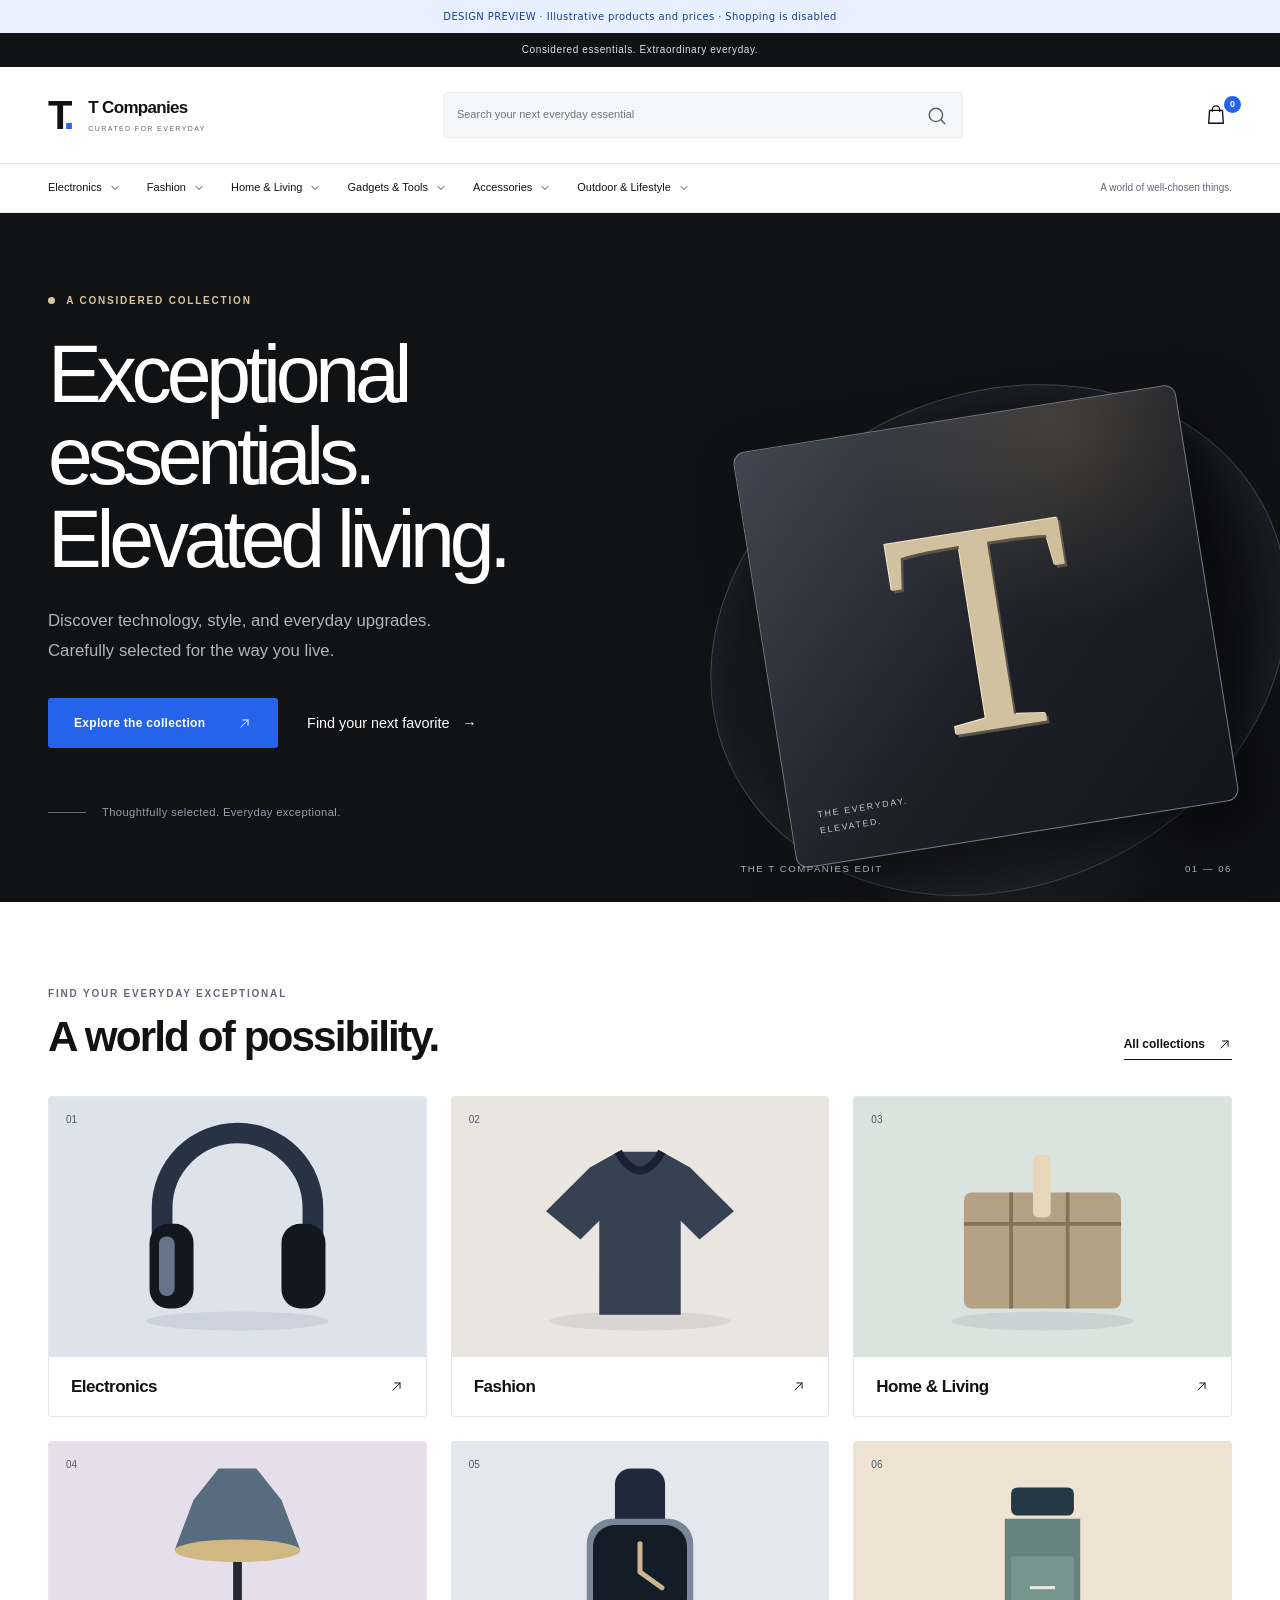
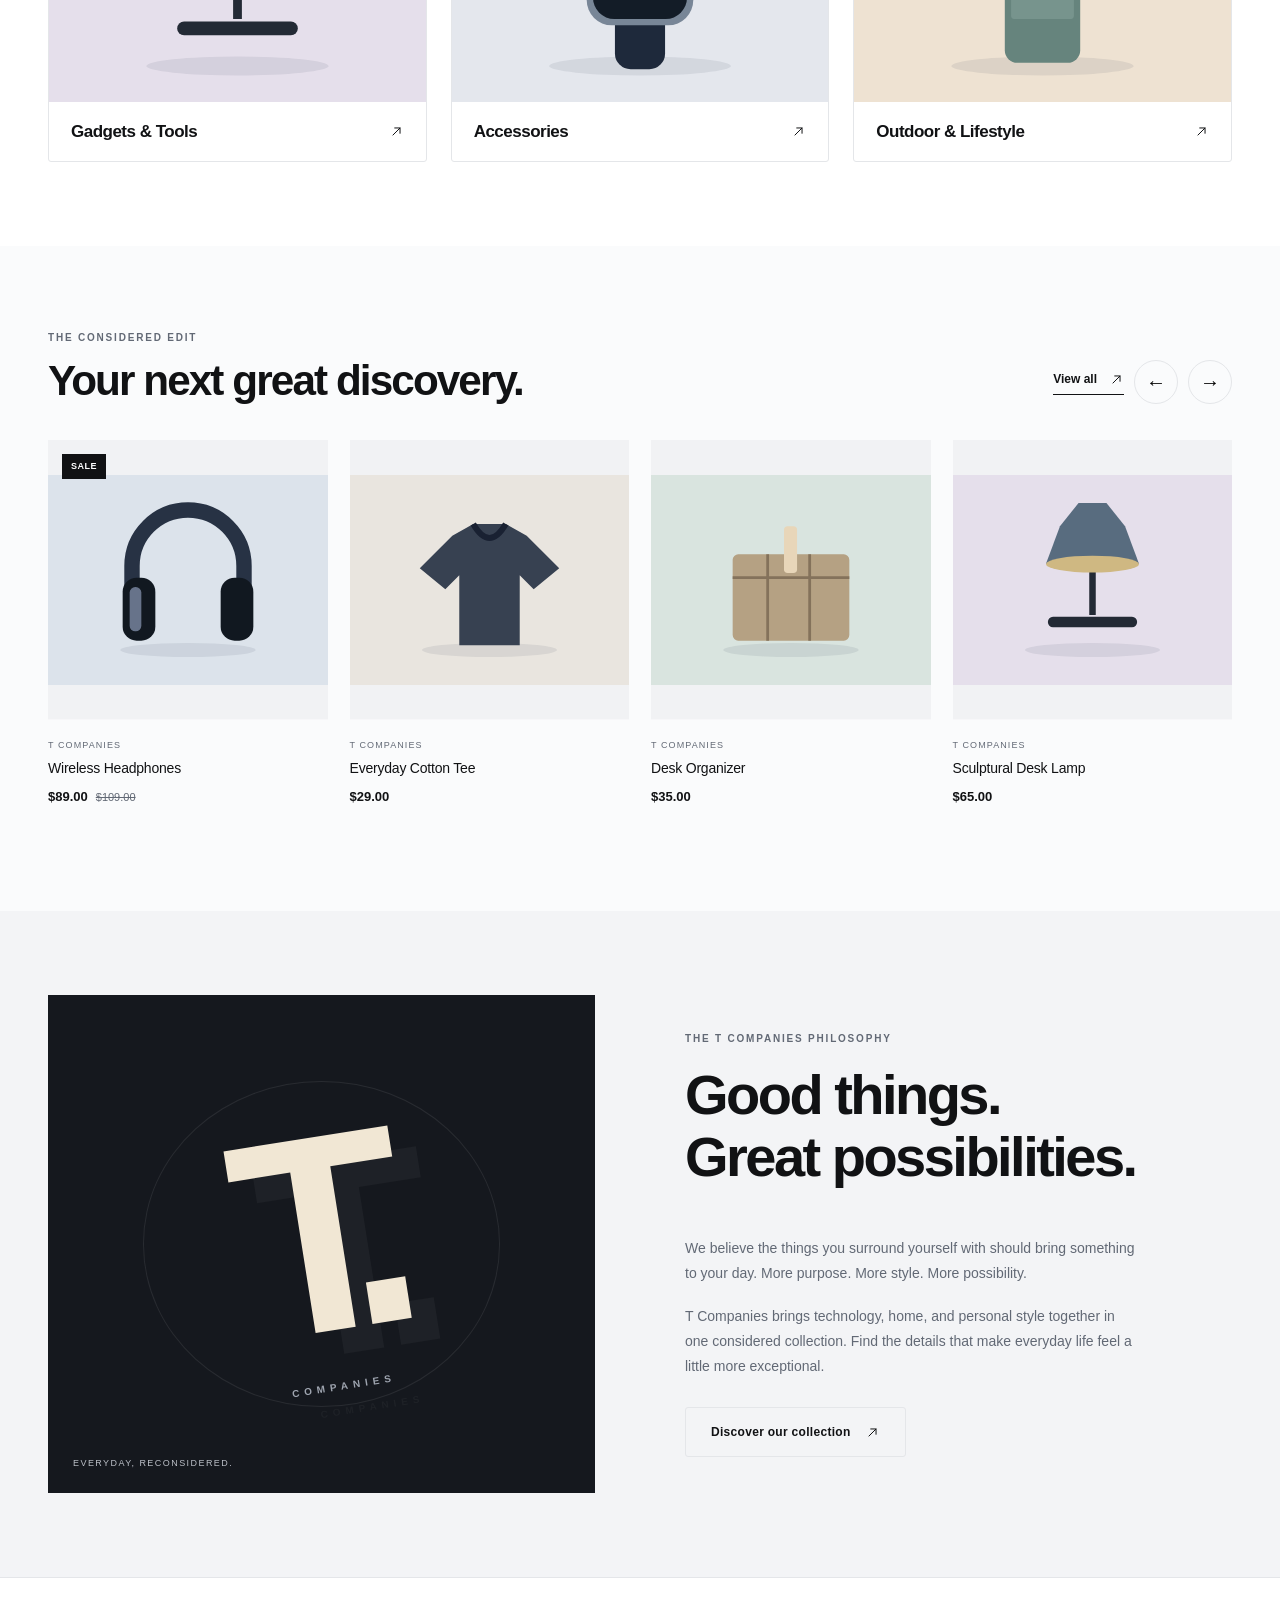
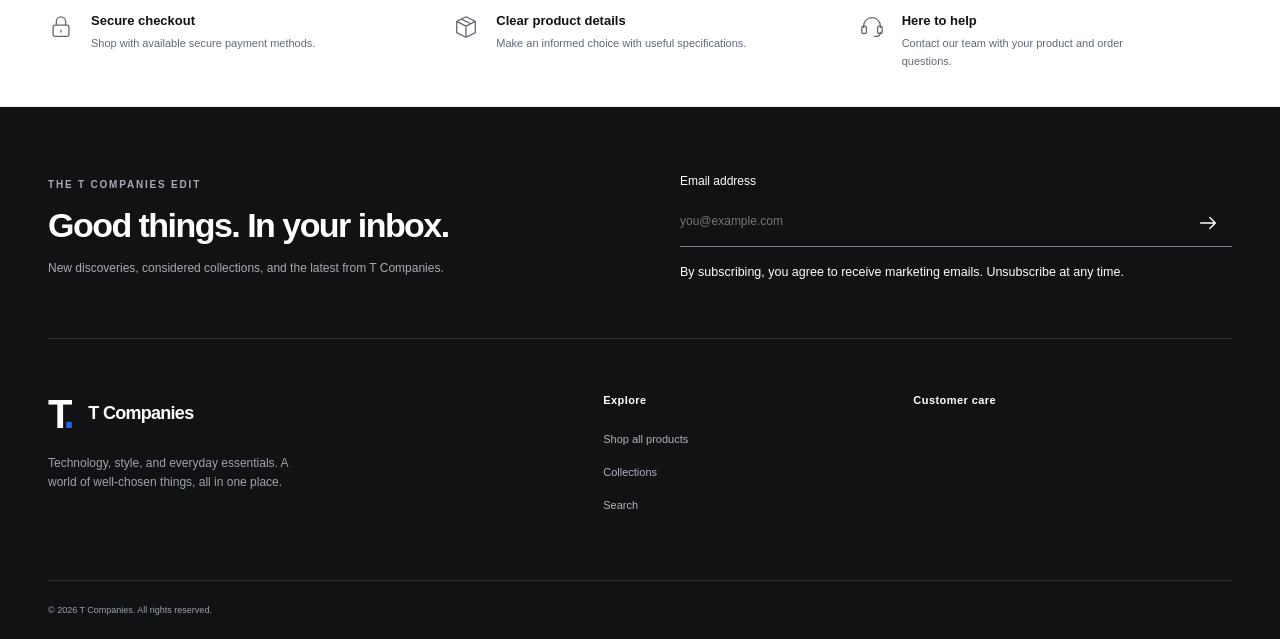
<file: t-companies-kit/preview/index.html>
<!doctype html><html lang="en"><head><meta charset="utf-8"><meta name="viewport" content="width=device-width,initial-scale=1"><title>T Companies — Design Preview</title><link rel="stylesheet" href="assets/theme.css"><style>.preview-banner{background:#e8efff;color:#17418d;padding:9px 16px;text-align:center;font:10px/1.5 system-ui;letter-spacing:.04em}.preview-notice{font:12px/1.6 system-ui;padding:15px;color:#626975}</style><script src="assets/theme.js" defer></script></head><body><aside class="preview-banner">DESIGN PREVIEW · Illustrative products and prices · Shopping is disabled</aside><div id="shopify-section-announcement-bar" class="shopify-section">
  <div class="announcement-bar">
    <div class="page-width announcement-bar__inner">
      <span>Considered essentials. Extraordinary everyday.</span>

    </div>
  </div>


</div><div id="shopify-section-header" class="shopify-section"><header class="site-header">
  <div class="page-width header-main">
    <a class="brand" href="index.html" aria-label="T Companies home">
      <span class="brand__monogram" aria-hidden="true">T<span>.</span></span><span class="brand__wordmark">T Companies<small>CURATED FOR EVERYDAY</small></span>
    </a>
    <form class="header-search" action="collection.html" method="get" role="search">
      <label class="visually-hidden" for="HeaderSearch">Search products</label>
      <input id="HeaderSearch" type="search" name="q" value="" placeholder="Search your next everyday essential" autocomplete="off">
      <input type="hidden" name="type" value="product">
      <button type="submit" aria-label="Search"><svg class="icon" width="22" height="22" viewBox="0 0 24 24" fill="none" stroke="currentColor" stroke-width="1.5" stroke-linecap="round" stroke-linejoin="round" aria-hidden="true" focusable="false">
  <circle cx="10.8" cy="10.8" r="7.3"/><path d="m16.2 16.2 4.3 4.3"/>

</svg>
</button>
    </form>
    <div class="header-actions">

      <a class="cart-link" href="cart.html" aria-label="Bag, 0 items"><svg class="icon" width="22" height="22" viewBox="0 0 24 24" fill="none" stroke="currentColor" stroke-width="1.5" stroke-linecap="round" stroke-linejoin="round" aria-hidden="true" focusable="false">
  <path d="M5 7h14l1 14H4L5 7Z"/><path d="M8 8V6a4 4 0 0 1 8 0v2"/>

</svg>
<span class="cart-count">0</span></a>
    </div>
  </div>
  <div class="header-nav-wrap">
    <div class="page-width header-nav-inner">
      <details class="mobile-menu">
        <summary><svg class="icon" width="22" height="22" viewBox="0 0 24 24" fill="none" stroke="currentColor" stroke-width="1.5" stroke-linecap="round" stroke-linejoin="round" aria-hidden="true" focusable="false">
  <path d="M4 6h16M4 12h16M4 18h16"/>

</svg>
 Shop departments</summary>
        <nav aria-label="Mobile navigation"><ul class="mobile-nav-list">


      <li>

          <details class="nav-dropdown">
            <summary>Electronics <svg class="icon" width="22" height="22" viewBox="0 0 24 24" fill="none" stroke="currentColor" stroke-width="1.5" stroke-linecap="round" stroke-linejoin="round" aria-hidden="true" focusable="false">
  <path d="m6 9 6 6 6-6"/>

</svg>
</summary>
            <div class="nav-dropdown__panel">
              <a class="nav-dropdown__all" href="collection.html">Shop all Electronics →</a>
              <ul><li><a href="collection.html">Audio</a></li><li><a href="collection.html">Shop all</a></li></ul>
            </div>
          </details>

      </li>

      <li>

          <details class="nav-dropdown">
            <summary>Fashion <svg class="icon" width="22" height="22" viewBox="0 0 24 24" fill="none" stroke="currentColor" stroke-width="1.5" stroke-linecap="round" stroke-linejoin="round" aria-hidden="true" focusable="false">
  <path d="m6 9 6 6 6-6"/>

</svg>
</summary>
            <div class="nav-dropdown__panel">
              <a class="nav-dropdown__all" href="collection.html">Shop all Fashion →</a>
              <ul><li><a href="collection.html">Clothing</a></li><li><a href="collection.html">Shop all</a></li></ul>
            </div>
          </details>

      </li>

      <li>

          <details class="nav-dropdown">
            <summary>Home &amp; Living <svg class="icon" width="22" height="22" viewBox="0 0 24 24" fill="none" stroke="currentColor" stroke-width="1.5" stroke-linecap="round" stroke-linejoin="round" aria-hidden="true" focusable="false">
  <path d="m6 9 6 6 6-6"/>

</svg>
</summary>
            <div class="nav-dropdown__panel">
              <a class="nav-dropdown__all" href="collection.html">Shop all Home &amp; Living →</a>
              <ul><li><a href="collection.html">Organization</a></li><li><a href="collection.html">Shop all</a></li></ul>
            </div>
          </details>

      </li>

      <li>

          <details class="nav-dropdown">
            <summary>Gadgets &amp; Tools <svg class="icon" width="22" height="22" viewBox="0 0 24 24" fill="none" stroke="currentColor" stroke-width="1.5" stroke-linecap="round" stroke-linejoin="round" aria-hidden="true" focusable="false">
  <path d="m6 9 6 6 6-6"/>

</svg>
</summary>
            <div class="nav-dropdown__panel">
              <a class="nav-dropdown__all" href="collection.html">Shop all Gadgets &amp; Tools →</a>
              <ul><li><a href="collection.html">Lighting</a></li><li><a href="collection.html">Shop all</a></li></ul>
            </div>
          </details>

      </li>

      <li>

          <details class="nav-dropdown">
            <summary>Accessories <svg class="icon" width="22" height="22" viewBox="0 0 24 24" fill="none" stroke="currentColor" stroke-width="1.5" stroke-linecap="round" stroke-linejoin="round" aria-hidden="true" focusable="false">
  <path d="m6 9 6 6 6-6"/>

</svg>
</summary>
            <div class="nav-dropdown__panel">
              <a class="nav-dropdown__all" href="collection.html">Shop all Accessories →</a>
              <ul><li><a href="collection.html">Watches</a></li><li><a href="collection.html">Shop all</a></li></ul>
            </div>
          </details>

      </li>

      <li>

          <details class="nav-dropdown">
            <summary>Outdoor &amp; Lifestyle <svg class="icon" width="22" height="22" viewBox="0 0 24 24" fill="none" stroke="currentColor" stroke-width="1.5" stroke-linecap="round" stroke-linejoin="round" aria-hidden="true" focusable="false">
  <path d="m6 9 6 6 6-6"/>

</svg>
</summary>
            <div class="nav-dropdown__panel">
              <a class="nav-dropdown__all" href="collection.html">Shop all Outdoor &amp; Lifestyle →</a>
              <ul><li><a href="collection.html">Outdoor</a></li><li><a href="collection.html">Shop all</a></li></ul>
            </div>
          </details>

      </li>


</ul>
</nav>
      </details>
      <nav class="desktop-nav" aria-label="Main navigation"><ul class="nav-list">


      <li>

          <details class="nav-dropdown">
            <summary>Electronics <svg class="icon" width="22" height="22" viewBox="0 0 24 24" fill="none" stroke="currentColor" stroke-width="1.5" stroke-linecap="round" stroke-linejoin="round" aria-hidden="true" focusable="false">
  <path d="m6 9 6 6 6-6"/>

</svg>
</summary>
            <div class="nav-dropdown__panel">
              <a class="nav-dropdown__all" href="collection.html">Shop all Electronics →</a>
              <ul><li><a href="collection.html">Audio</a></li><li><a href="collection.html">Shop all</a></li></ul>
            </div>
          </details>

      </li>

      <li>

          <details class="nav-dropdown">
            <summary>Fashion <svg class="icon" width="22" height="22" viewBox="0 0 24 24" fill="none" stroke="currentColor" stroke-width="1.5" stroke-linecap="round" stroke-linejoin="round" aria-hidden="true" focusable="false">
  <path d="m6 9 6 6 6-6"/>

</svg>
</summary>
            <div class="nav-dropdown__panel">
              <a class="nav-dropdown__all" href="collection.html">Shop all Fashion →</a>
              <ul><li><a href="collection.html">Clothing</a></li><li><a href="collection.html">Shop all</a></li></ul>
            </div>
          </details>

      </li>

      <li>

          <details class="nav-dropdown">
            <summary>Home &amp; Living <svg class="icon" width="22" height="22" viewBox="0 0 24 24" fill="none" stroke="currentColor" stroke-width="1.5" stroke-linecap="round" stroke-linejoin="round" aria-hidden="true" focusable="false">
  <path d="m6 9 6 6 6-6"/>

</svg>
</summary>
            <div class="nav-dropdown__panel">
              <a class="nav-dropdown__all" href="collection.html">Shop all Home &amp; Living →</a>
              <ul><li><a href="collection.html">Organization</a></li><li><a href="collection.html">Shop all</a></li></ul>
            </div>
          </details>

      </li>

      <li>

          <details class="nav-dropdown">
            <summary>Gadgets &amp; Tools <svg class="icon" width="22" height="22" viewBox="0 0 24 24" fill="none" stroke="currentColor" stroke-width="1.5" stroke-linecap="round" stroke-linejoin="round" aria-hidden="true" focusable="false">
  <path d="m6 9 6 6 6-6"/>

</svg>
</summary>
            <div class="nav-dropdown__panel">
              <a class="nav-dropdown__all" href="collection.html">Shop all Gadgets &amp; Tools →</a>
              <ul><li><a href="collection.html">Lighting</a></li><li><a href="collection.html">Shop all</a></li></ul>
            </div>
          </details>

      </li>

      <li>

          <details class="nav-dropdown">
            <summary>Accessories <svg class="icon" width="22" height="22" viewBox="0 0 24 24" fill="none" stroke="currentColor" stroke-width="1.5" stroke-linecap="round" stroke-linejoin="round" aria-hidden="true" focusable="false">
  <path d="m6 9 6 6 6-6"/>

</svg>
</summary>
            <div class="nav-dropdown__panel">
              <a class="nav-dropdown__all" href="collection.html">Shop all Accessories →</a>
              <ul><li><a href="collection.html">Watches</a></li><li><a href="collection.html">Shop all</a></li></ul>
            </div>
          </details>

      </li>

      <li>

          <details class="nav-dropdown">
            <summary>Outdoor &amp; Lifestyle <svg class="icon" width="22" height="22" viewBox="0 0 24 24" fill="none" stroke="currentColor" stroke-width="1.5" stroke-linecap="round" stroke-linejoin="round" aria-hidden="true" focusable="false">
  <path d="m6 9 6 6 6-6"/>

</svg>
</summary>
            <div class="nav-dropdown__panel">
              <a class="nav-dropdown__all" href="collection.html">Shop all Outdoor &amp; Lifestyle →</a>
              <ul><li><a href="collection.html">Outdoor</a></li><li><a href="collection.html">Shop all</a></li></ul>
            </div>
          </details>

      </li>


</ul>
</nav>
      <span class="header-caption">A world of well-chosen things.</span>
    </div>
  </div>
</header>

</div><main id="MainContent"><div id="shopify-section-hero" class="shopify-section"><section class="hero" aria-labelledby="hero-title-hero">
  <div class="page-width hero__inner">
    <div class="hero__copy">
      <p class="eyebrow hero__eyebrow"><span></span>A considered collection</p>
      <h1 id="hero-title-hero">Exceptional essentials.<br />
Elevated living.</h1>
      <div class="hero__text"><p>Discover technology, style, and everyday upgrades. Carefully selected for the way you live.</p></div>
      <div class="hero__actions">
        <a class="button" href="collection.html">Explore the collection <span class="diagonal-arrow" aria-hidden="true"><svg class="icon" width="22" height="22" viewBox="0 0 24 24" fill="none" stroke="currentColor" stroke-width="1.5" stroke-linecap="round" stroke-linejoin="round" aria-hidden="true" focusable="false">
  <path d="M4 12h16m-6-6 6 6-6 6"/>

</svg>
</span></a>
        <a class="hero__secondary" href="collection.html">Find your next favorite <span aria-hidden="true">→</span></a>
      </div>
      <div class="hero__signature"><span class="hero__signature-line"></span><span>Thoughtfully selected. Everyday exceptional.</span></div>
    </div>
    <div class="hero__visual">

        <div class="hero__orb" aria-hidden="true"></div>
        <div class="hero__art" aria-hidden="true"><span class="hero__art-word">T</span><span class="hero__art-caption">THE EVERYDAY.<br>ELEVATED.</span></div>
        <div class="hero__visual-caption"><span>THE T COMPANIES EDIT</span><span>01 — 06</span></div>

    </div>
  </div>
</section>
<style>
  #shopify-section-hero .hero{background:#111214;color:#fff;overflow:hidden;position:relative}
  #shopify-section-hero .hero__inner{display:grid;grid-template-columns:1.08fr 1fr;min-height:640px;align-items:center;gap:3rem}
  #shopify-section-hero .hero__copy{padding:5rem 0;position:relative;z-index:1}
  #shopify-section-hero .hero__eyebrow{display:flex;align-items:center;gap:.7rem;color:#d9c4a0}
  #shopify-section-hero .hero__eyebrow>span{width:7px;height:7px;border-radius:50%;background:#d9c4a0}
  #shopify-section-hero .hero h1{color:#fff;font-size:clamp(3rem,6.3vw,6.3rem);font-weight:500;line-height:1.02;letter-spacing:-.065em;max-width:750px;margin:1.6rem 0}
  #shopify-section-hero .hero__text{max-width:420px;color:#b2b4bb;font-size:1.05rem;line-height:1.8}
  #shopify-section-hero .hero__actions{display:flex;flex-wrap:wrap;align-items:center;gap:1.8rem;margin-top:2rem}
  #shopify-section-hero .hero__actions .button{gap:2rem}
  #shopify-section-hero .hero__secondary{color:#fff;text-decoration:none;font-size:.9rem;display:flex;gap:.8rem;align-items:center}
  #shopify-section-hero .hero__secondary:hover{text-decoration:underline;text-underline-offset:5px}
  #shopify-section-hero .hero__signature{display:flex;align-items:center;gap:1rem;font-size:.7rem;letter-spacing:.035em;color:#999da7;margin-top:3.5rem}
  #shopify-section-hero .hero__signature-line{height:1px;width:38px;background:#646772}
  #shopify-section-hero .hero__visual{height:540px;position:relative;align-self:end;isolation:isolate;background:radial-gradient(ellipse at 55% 60%,#363943 0,transparent 60%)}
  #shopify-section-hero .hero__orb{position:absolute;inset:2rem -4rem 1rem 1rem;border:1px solid #444752;border-radius:50%;transform:rotate(-25deg);box-shadow:inset 0 0 80px #252831}
  #shopify-section-hero .hero__art{position:absolute;left:14%;right:4%;top:10%;bottom:12%;border:1px solid #747885;border-radius:12px;background:linear-gradient(135deg,#424650,#1d2027 55%,#14161b);box-shadow:20px 30px 55px #0008;transform:rotate(-9deg);display:flex;align-items:center;justify-content:center;overflow:hidden}
  #shopify-section-hero .hero__art:before{content:'';position:absolute;width:430px;height:430px;background:radial-gradient(circle,#b89a6030,transparent 65%);top:-190px;right:-100px}
  #shopify-section-hero .hero__art-word{font-family:Georgia,serif;font-size:19rem;line-height:1;color:#d2c1a0;text-shadow:2px 3px 0 #5a5247,-1px -1px 0 #f6e8cb}
  #shopify-section-hero .hero__art-caption{position:absolute;left:1.7rem;bottom:1.6rem;font-size:.55rem;line-height:1.8;letter-spacing:.2em;color:#c4c7ce}
  #shopify-section-hero .hero__visual-caption{position:absolute;bottom:1.6rem;left:10%;right:0;display:flex;justify-content:space-between;font-size:.6rem;letter-spacing:.16em;color:#a9adb7}
  #shopify-section-hero .hero__visual--image{align-self:stretch;height:auto;min-height:540px}
  #shopify-section-hero .hero__image{width:100%;height:100%;object-fit:cover}
  @media(max-width:989px){#shopify-section-hero .hero__inner{min-height:0;gap:0;grid-template-columns:1fr 1fr}#shopify-section-hero .hero__visual{height:420px}#shopify-section-hero .hero__art-word{font-size:13rem}#shopify-section-hero .hero__copy{padding:4rem 0}#shopify-section-hero .hero__signature{margin-top:2rem}#shopify-section-hero .hero__visual--image{min-height:420px}}
  @media(max-width:699px){#shopify-section-hero .hero__inner{grid-template-columns:1fr}#shopify-section-hero .hero__copy{padding:3.5rem 0 1.5rem}#shopify-section-hero .hero h1{font-size:clamp(3.3rem,13vw,5rem)}#shopify-section-hero .hero__visual{height:340px;max-width:450px;width:100%;justify-self:center}#shopify-section-hero .hero__orb{inset:1rem 0}#shopify-section-hero .hero__art{left:16%;right:12%;top:7%;bottom:17%}#shopify-section-hero .hero__art-word{font-size:12rem}#shopify-section-hero .hero__visual--image{min-height:320px;margin-top:1rem}#shopify-section-hero .hero__visual-caption{left:5%;right:5%}}
</style>

</div><div id="shopify-section-departments" class="shopify-section"><section class="section" aria-labelledby="collections-title-departments">
  <div class="page-width">
    <div class="section-heading">
      <div><p class="eyebrow">Find your everyday exceptional</p><h2 id="collections-title-departments">A world of possibility.</h2></div>
      <a class="text-link" href="index.html#shopify-section-departments">All collections <span class="diagonal-arrow" aria-hidden="true"><svg class="icon" width="22" height="22" viewBox="0 0 24 24" fill="none" stroke="currentColor" stroke-width="1.5" stroke-linecap="round" stroke-linejoin="round" aria-hidden="true" focusable="false">
  <path d="M4 12h16m-6-6 6 6-6 6"/>

</svg>
</span></a>
    </div>
    <div class="collection-grid">





        <a class="collection-tile collection-tile--1" href="collection.html" >
          <div class="collection-tile__media">

              <img src="assets/sample-1.svg" alt="Illustrative sample product" width="800" height="800"  loading="lazy">

            <span class="collection-tile__number" aria-hidden="true">01</span>
          </div>
          <div class="collection-tile__content"><h3>Electronics</h3><span class="diagonal-arrow" aria-hidden="true"><svg class="icon" width="22" height="22" viewBox="0 0 24 24" fill="none" stroke="currentColor" stroke-width="1.5" stroke-linecap="round" stroke-linejoin="round" aria-hidden="true" focusable="false">
  <path d="M4 12h16m-6-6 6 6-6 6"/>

</svg>
</span></div>
        </a>





        <a class="collection-tile collection-tile--2" href="collection.html" >
          <div class="collection-tile__media">

              <img src="assets/sample-2.svg" alt="Illustrative sample product" width="800" height="800"  loading="lazy">

            <span class="collection-tile__number" aria-hidden="true">02</span>
          </div>
          <div class="collection-tile__content"><h3>Fashion</h3><span class="diagonal-arrow" aria-hidden="true"><svg class="icon" width="22" height="22" viewBox="0 0 24 24" fill="none" stroke="currentColor" stroke-width="1.5" stroke-linecap="round" stroke-linejoin="round" aria-hidden="true" focusable="false">
  <path d="M4 12h16m-6-6 6 6-6 6"/>

</svg>
</span></div>
        </a>





        <a class="collection-tile collection-tile--3" href="collection.html" >
          <div class="collection-tile__media">

              <img src="assets/sample-3.svg" alt="Illustrative sample product" width="800" height="800"  loading="lazy">

            <span class="collection-tile__number" aria-hidden="true">03</span>
          </div>
          <div class="collection-tile__content"><h3>Home &amp; Living</h3><span class="diagonal-arrow" aria-hidden="true"><svg class="icon" width="22" height="22" viewBox="0 0 24 24" fill="none" stroke="currentColor" stroke-width="1.5" stroke-linecap="round" stroke-linejoin="round" aria-hidden="true" focusable="false">
  <path d="M4 12h16m-6-6 6 6-6 6"/>

</svg>
</span></div>
        </a>





        <a class="collection-tile collection-tile--4" href="collection.html" >
          <div class="collection-tile__media">

              <img src="assets/sample-4.svg" alt="Illustrative sample product" width="800" height="800"  loading="lazy">

            <span class="collection-tile__number" aria-hidden="true">04</span>
          </div>
          <div class="collection-tile__content"><h3>Gadgets &amp; Tools</h3><span class="diagonal-arrow" aria-hidden="true"><svg class="icon" width="22" height="22" viewBox="0 0 24 24" fill="none" stroke="currentColor" stroke-width="1.5" stroke-linecap="round" stroke-linejoin="round" aria-hidden="true" focusable="false">
  <path d="M4 12h16m-6-6 6 6-6 6"/>

</svg>
</span></div>
        </a>





        <a class="collection-tile collection-tile--5" href="collection.html" >
          <div class="collection-tile__media">

              <img src="assets/sample-5.svg" alt="Illustrative sample product" width="800" height="800"  loading="lazy">

            <span class="collection-tile__number" aria-hidden="true">05</span>
          </div>
          <div class="collection-tile__content"><h3>Accessories</h3><span class="diagonal-arrow" aria-hidden="true"><svg class="icon" width="22" height="22" viewBox="0 0 24 24" fill="none" stroke="currentColor" stroke-width="1.5" stroke-linecap="round" stroke-linejoin="round" aria-hidden="true" focusable="false">
  <path d="M4 12h16m-6-6 6 6-6 6"/>

</svg>
</span></div>
        </a>





        <a class="collection-tile collection-tile--6" href="collection.html" >
          <div class="collection-tile__media">

              <img src="assets/sample-6.svg" alt="Illustrative sample product" width="800" height="800"  loading="lazy">

            <span class="collection-tile__number" aria-hidden="true">06</span>
          </div>
          <div class="collection-tile__content"><h3>Outdoor &amp; Lifestyle</h3><span class="diagonal-arrow" aria-hidden="true"><svg class="icon" width="22" height="22" viewBox="0 0 24 24" fill="none" stroke="currentColor" stroke-width="1.5" stroke-linecap="round" stroke-linejoin="round" aria-hidden="true" focusable="false">
  <path d="M4 12h16m-6-6 6 6-6 6"/>

</svg>
</span></div>
        </a>

    </div>
  </div>
</section>

</div><div id="shopify-section-bestsellers" class="shopify-section">
<section class="section section--soft" aria-labelledby="featured-title-bestsellers">
  <div class="page-width">
    <div class="section-heading">
      <div><p class="eyebrow">THE CONSIDERED EDIT</p><h2 id="featured-title-bestsellers">Your next great discovery.</h2></div>
      <div class="carousel-actions">
        <a class="text-link" href="collection.html">View all <span class="diagonal-arrow" aria-hidden="true"><svg class="icon" width="22" height="22" viewBox="0 0 24 24" fill="none" stroke="currentColor" stroke-width="1.5" stroke-linecap="round" stroke-linejoin="round" aria-hidden="true" focusable="false">
  <path d="M4 12h16m-6-6 6 6-6 6"/>

</svg>
</span></a>
        <button class="icon-button" type="button" aria-label="Previous products" data-scroll-target="product-carousel-bestsellers" data-scroll-direction="-1">←</button>
        <button class="icon-button" type="button" aria-label="Next products" data-scroll-target="product-carousel-bestsellers" data-scroll-direction="1">→</button>
      </div>
    </div>

      <div id="product-carousel-bestsellers" class="product-carousel" role="region" aria-label="Your next great discovery." tabindex="0">

          <article class="product-card">
  <a class="product-card__media" href="product.html">
    <img src="assets/sample-1.svg" alt="Illustrative sample product" width="800" height="800" class="product-card__image" loading="lazy">
    <span class="badge badge--sale">Sale</span>
    <span class="product-card__view" aria-hidden="true">Discover <svg class="icon" width="22" height="22" viewBox="0 0 24 24" fill="none" stroke="currentColor" stroke-width="1.5" stroke-linecap="round" stroke-linejoin="round" aria-hidden="true" focusable="false">
  <path d="M4 12h16m-6-6 6 6-6 6"/>

</svg>
</span>
  </a>
  <div class="product-card__info"><p class="product-card__vendor">T Companies</p><h3><a href="product.html">Wireless Headphones</a></h3><div class="price"><span>$89.00</span><s>$109.00</s></div></div>
</article>


          <article class="product-card">
  <a class="product-card__media" href="product.html">
    <img src="assets/sample-2.svg" alt="Illustrative sample product" width="800" height="800" class="product-card__image" loading="lazy">

    <span class="product-card__view" aria-hidden="true">Discover <svg class="icon" width="22" height="22" viewBox="0 0 24 24" fill="none" stroke="currentColor" stroke-width="1.5" stroke-linecap="round" stroke-linejoin="round" aria-hidden="true" focusable="false">
  <path d="M4 12h16m-6-6 6 6-6 6"/>

</svg>
</span>
  </a>
  <div class="product-card__info"><p class="product-card__vendor">T Companies</p><h3><a href="product.html">Everyday Cotton Tee</a></h3><div class="price"><span>$29.00</span></div></div>
</article>


          <article class="product-card">
  <a class="product-card__media" href="product.html">
    <img src="assets/sample-3.svg" alt="Illustrative sample product" width="800" height="800" class="product-card__image" loading="lazy">

    <span class="product-card__view" aria-hidden="true">Discover <svg class="icon" width="22" height="22" viewBox="0 0 24 24" fill="none" stroke="currentColor" stroke-width="1.5" stroke-linecap="round" stroke-linejoin="round" aria-hidden="true" focusable="false">
  <path d="M4 12h16m-6-6 6 6-6 6"/>

</svg>
</span>
  </a>
  <div class="product-card__info"><p class="product-card__vendor">T Companies</p><h3><a href="product.html">Desk Organizer</a></h3><div class="price"><span>$35.00</span></div></div>
</article>


          <article class="product-card">
  <a class="product-card__media" href="product.html">
    <img src="assets/sample-4.svg" alt="Illustrative sample product" width="800" height="800" class="product-card__image" loading="lazy">

    <span class="product-card__view" aria-hidden="true">Discover <svg class="icon" width="22" height="22" viewBox="0 0 24 24" fill="none" stroke="currentColor" stroke-width="1.5" stroke-linecap="round" stroke-linejoin="round" aria-hidden="true" focusable="false">
  <path d="M4 12h16m-6-6 6 6-6 6"/>

</svg>
</span>
  </a>
  <div class="product-card__info"><p class="product-card__vendor">T Companies</p><h3><a href="product.html">Sculptural Desk Lamp</a></h3><div class="price"><span>$65.00</span></div></div>
</article>


          <article class="product-card">
  <a class="product-card__media" href="product.html">
    <img src="assets/sample-5.svg" alt="Illustrative sample product" width="800" height="800" class="product-card__image" loading="lazy">

    <span class="product-card__view" aria-hidden="true">Discover <svg class="icon" width="22" height="22" viewBox="0 0 24 24" fill="none" stroke="currentColor" stroke-width="1.5" stroke-linecap="round" stroke-linejoin="round" aria-hidden="true" focusable="false">
  <path d="M4 12h16m-6-6 6 6-6 6"/>

</svg>
</span>
  </a>
  <div class="product-card__info"><p class="product-card__vendor">T Companies</p><h3><a href="product.html">Everyday Watch</a></h3><div class="price"><span>$79.00</span></div></div>
</article>


          <article class="product-card">
  <a class="product-card__media" href="product.html">
    <img src="assets/sample-6.svg" alt="Illustrative sample product" width="800" height="800" class="product-card__image" loading="lazy">
    <span class="badge">Sold out</span>
    <span class="product-card__view" aria-hidden="true">Discover <svg class="icon" width="22" height="22" viewBox="0 0 24 24" fill="none" stroke="currentColor" stroke-width="1.5" stroke-linecap="round" stroke-linejoin="round" aria-hidden="true" focusable="false">
  <path d="M4 12h16m-6-6 6 6-6 6"/>

</svg>
</span>
  </a>
  <div class="product-card__info"><p class="product-card__vendor">T Companies</p><h3><a href="product.html">Reusable Water Bottle</a></h3><div class="price"><span>$24.00</span></div></div>
</article>


      </div>

  </div>
</section>

</div><div id="shopify-section-story" class="shopify-section"><section class="section story-section" aria-labelledby="story-title-story">
  <div class="page-width story-grid">
    <div class="story-media">

        <div class="story-monogram" aria-hidden="true"><span>T.</span><small>COMPANIES</small></div>

      <span class="story-media__label">EVERYDAY, RECONSIDERED.</span>
    </div>
    <div class="story-copy">
      <p class="eyebrow">The T Companies philosophy</p>
      <h2 id="story-title-story">Good things.<br />
Great possibilities.</h2>
      <div class="rte"><p>We believe the things you surround yourself with should bring something to your day. More purpose. More style. More possibility.</p><p>T Companies brings technology, home, and personal style together in one considered collection. Find the details that make everyday life feel a little more exceptional.</p></div>
      <a class="button button--secondary" href="collection.html">Discover our collection <span class="diagonal-arrow" aria-hidden="true"><svg class="icon" width="22" height="22" viewBox="0 0 24 24" fill="none" stroke="currentColor" stroke-width="1.5" stroke-linecap="round" stroke-linejoin="round" aria-hidden="true" focusable="false">
  <path d="M4 12h16m-6-6 6 6-6 6"/>

</svg>
</span></a>
    </div>
  </div>
</section>

</div><div id="shopify-section-testimonials" class="shopify-section">



</div><div id="shopify-section-trust" class="shopify-section"><section class="trust-section" aria-label="Shopping information">
  <div class="page-width trust-grid">

      <div class="trust-item" >
        <span class="trust-item__icon" aria-hidden="true"><svg width="28" height="28" viewBox="0 0 28 28" fill="none"><rect x="5.5" y="12" width="17" height="12" rx="2" stroke="currentColor" stroke-width="1.4"/><path d="M9 12V8a5 5 0 0 1 10 0v4M14 17v3" stroke="currentColor" stroke-width="1.4"/></svg></span>
        <div><h3>Secure checkout</h3><p>Shop with available secure payment methods.</p></div>
      </div>

      <div class="trust-item" >
        <span class="trust-item__icon" aria-hidden="true"><svg width="28" height="28" viewBox="0 0 28 28" fill="none"><path d="m14 3 10 5v12l-10 5-10-5V8l10-5Zm0 10v12M4 8l10 5 10-5M9 5.5l10 5" stroke="currentColor" stroke-width="1.4" stroke-linejoin="round"/></svg></span>
        <div><h3>Clear product details</h3><p>Make an informed choice with useful specifications.</p></div>
      </div>

      <div class="trust-item" >
        <span class="trust-item__icon" aria-hidden="true"><svg width="28" height="28" viewBox="0 0 28 28" fill="none"><path d="M5 15v-2a9 9 0 0 1 18 0v2M23 19v1a4 4 0 0 1-4 4h-3" stroke="currentColor" stroke-width="1.4"/><rect x="3" y="13" width="5" height="8" rx="2" stroke="currentColor" stroke-width="1.4"/><rect x="20" y="13" width="5" height="8" rx="2" stroke="currentColor" stroke-width="1.4"/></svg></span>
        <div><h3>Here to help</h3><p>Contact our team with your product and order questions.</p></div>
      </div>

  </div>
</section>

</div></main><div id="shopify-section-footer" class="shopify-section"><footer class="site-footer">
  <div class="page-width">
    <div class="newsletter-row">
      <div><p class="eyebrow">THE T COMPANIES EDIT</p><h2>Good things. In your inbox.</h2><p>New discoveries, considered collections, and the latest from T Companies.</p></div>

      <form>
        <input type="hidden" name="contact[tags]" value="newsletter">
        <label for="NewsletterEmail-footer">Email address</label>
        <div class="newsletter-field"><input type="email" id="NewsletterEmail-footer" name="contact[email]" value="" required autocorrect="off" autocapitalize="off" autocomplete="email" placeholder="you@example.com"><button type="submit" aria-label="Subscribe to the newsletter"><svg class="icon" width="22" height="22" viewBox="0 0 24 24" fill="none" stroke="currentColor" stroke-width="1.5" stroke-linecap="round" stroke-linejoin="round" aria-hidden="true" focusable="false">
  <path d="M4 12h16m-6-6 6 6-6 6"/>

</svg>
</button></div>


        <small>By subscribing, you agree to receive marketing emails. Unsubscribe at any time.</small>
      </form>
    </div>
    <div class="footer-grid">
      <div class="footer-brand"><a class="brand" href="index.html"><span class="brand__monogram" aria-hidden="true">T<span>.</span></span><span class="brand__wordmark">T Companies</span></a><p>Technology, style, and everyday essentials. A world of well-chosen things, all in one place.</p></div>
      <div><h3>Explore</h3><ul><li><a href="collection.html">Shop all products</a></li><li><a href="index.html#shopify-section-departments">Collections</a></li><li><a href="collection.html">Search</a></li></ul></div>
      <div><h3>Customer care</h3><ul></ul></div>

    </div>
    <div class="footer-bottom"><small>© 2026 T Companies. All rights reserved.</small><div class="payment-icons" aria-label="Accepted payment methods"></div></div>
  </div>
</footer>

</div><script>document.addEventListener('submit',e=>{e.preventDefault();alert('This is an offline design preview. Shopping, search and subscriptions run only in Shopify.');});</script></body></html>
</file>
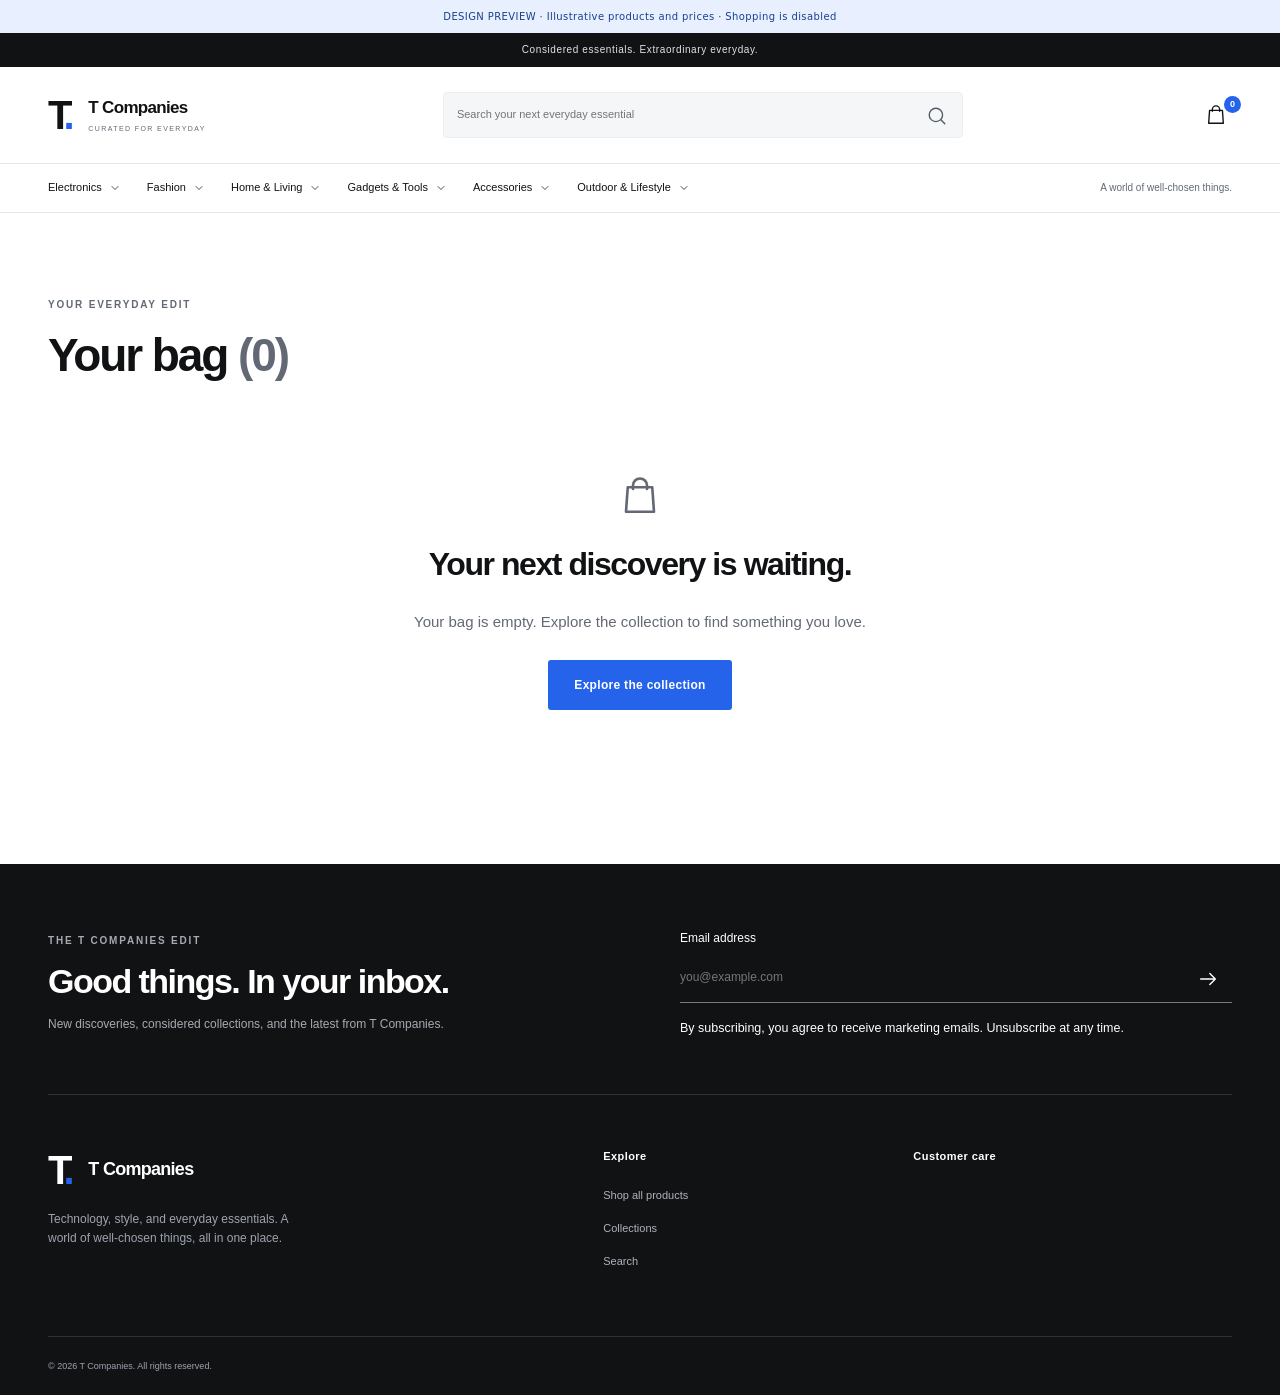
<file: t-companies-kit/preview/cart.html>
<!doctype html><html lang="en"><head><meta charset="utf-8"><meta name="viewport" content="width=device-width,initial-scale=1"><title>T Companies — Design Preview</title><link rel="stylesheet" href="assets/theme.css"><style>.preview-banner{background:#e8efff;color:#17418d;padding:9px 16px;text-align:center;font:10px/1.5 system-ui;letter-spacing:.04em}.preview-notice{font:12px/1.6 system-ui;padding:15px;color:#626975}</style><script src="assets/theme.js" defer></script></head><body><aside class="preview-banner">DESIGN PREVIEW · Illustrative products and prices · Shopping is disabled</aside><div id="shopify-section-announcement-bar" class="shopify-section">
  <div class="announcement-bar">
    <div class="page-width announcement-bar__inner">
      <span>Considered essentials. Extraordinary everyday.</span>

    </div>
  </div>


</div><div id="shopify-section-header" class="shopify-section"><header class="site-header">
  <div class="page-width header-main">
    <a class="brand" href="index.html" aria-label="T Companies home">
      <span class="brand__monogram" aria-hidden="true">T<span>.</span></span><span class="brand__wordmark">T Companies<small>CURATED FOR EVERYDAY</small></span>
    </a>
    <form class="header-search" action="collection.html" method="get" role="search">
      <label class="visually-hidden" for="HeaderSearch">Search products</label>
      <input id="HeaderSearch" type="search" name="q" value="" placeholder="Search your next everyday essential" autocomplete="off">
      <input type="hidden" name="type" value="product">
      <button type="submit" aria-label="Search"><svg class="icon" width="22" height="22" viewBox="0 0 24 24" fill="none" stroke="currentColor" stroke-width="1.5" stroke-linecap="round" stroke-linejoin="round" aria-hidden="true" focusable="false">
  <circle cx="10.8" cy="10.8" r="7.3"/><path d="m16.2 16.2 4.3 4.3"/>

</svg>
</button>
    </form>
    <div class="header-actions">

      <a class="cart-link" href="cart.html" aria-label="Bag, 0 items"><svg class="icon" width="22" height="22" viewBox="0 0 24 24" fill="none" stroke="currentColor" stroke-width="1.5" stroke-linecap="round" stroke-linejoin="round" aria-hidden="true" focusable="false">
  <path d="M5 7h14l1 14H4L5 7Z"/><path d="M8 8V6a4 4 0 0 1 8 0v2"/>

</svg>
<span class="cart-count">0</span></a>
    </div>
  </div>
  <div class="header-nav-wrap">
    <div class="page-width header-nav-inner">
      <details class="mobile-menu">
        <summary><svg class="icon" width="22" height="22" viewBox="0 0 24 24" fill="none" stroke="currentColor" stroke-width="1.5" stroke-linecap="round" stroke-linejoin="round" aria-hidden="true" focusable="false">
  <path d="M4 6h16M4 12h16M4 18h16"/>

</svg>
 Shop departments</summary>
        <nav aria-label="Mobile navigation"><ul class="mobile-nav-list">


      <li>

          <details class="nav-dropdown">
            <summary>Electronics <svg class="icon" width="22" height="22" viewBox="0 0 24 24" fill="none" stroke="currentColor" stroke-width="1.5" stroke-linecap="round" stroke-linejoin="round" aria-hidden="true" focusable="false">
  <path d="m6 9 6 6 6-6"/>

</svg>
</summary>
            <div class="nav-dropdown__panel">
              <a class="nav-dropdown__all" href="collection.html">Shop all Electronics →</a>
              <ul><li><a href="collection.html">Audio</a></li><li><a href="collection.html">Shop all</a></li></ul>
            </div>
          </details>

      </li>

      <li>

          <details class="nav-dropdown">
            <summary>Fashion <svg class="icon" width="22" height="22" viewBox="0 0 24 24" fill="none" stroke="currentColor" stroke-width="1.5" stroke-linecap="round" stroke-linejoin="round" aria-hidden="true" focusable="false">
  <path d="m6 9 6 6 6-6"/>

</svg>
</summary>
            <div class="nav-dropdown__panel">
              <a class="nav-dropdown__all" href="collection.html">Shop all Fashion →</a>
              <ul><li><a href="collection.html">Clothing</a></li><li><a href="collection.html">Shop all</a></li></ul>
            </div>
          </details>

      </li>

      <li>

          <details class="nav-dropdown">
            <summary>Home &amp; Living <svg class="icon" width="22" height="22" viewBox="0 0 24 24" fill="none" stroke="currentColor" stroke-width="1.5" stroke-linecap="round" stroke-linejoin="round" aria-hidden="true" focusable="false">
  <path d="m6 9 6 6 6-6"/>

</svg>
</summary>
            <div class="nav-dropdown__panel">
              <a class="nav-dropdown__all" href="collection.html">Shop all Home &amp; Living →</a>
              <ul><li><a href="collection.html">Organization</a></li><li><a href="collection.html">Shop all</a></li></ul>
            </div>
          </details>

      </li>

      <li>

          <details class="nav-dropdown">
            <summary>Gadgets &amp; Tools <svg class="icon" width="22" height="22" viewBox="0 0 24 24" fill="none" stroke="currentColor" stroke-width="1.5" stroke-linecap="round" stroke-linejoin="round" aria-hidden="true" focusable="false">
  <path d="m6 9 6 6 6-6"/>

</svg>
</summary>
            <div class="nav-dropdown__panel">
              <a class="nav-dropdown__all" href="collection.html">Shop all Gadgets &amp; Tools →</a>
              <ul><li><a href="collection.html">Lighting</a></li><li><a href="collection.html">Shop all</a></li></ul>
            </div>
          </details>

      </li>

      <li>

          <details class="nav-dropdown">
            <summary>Accessories <svg class="icon" width="22" height="22" viewBox="0 0 24 24" fill="none" stroke="currentColor" stroke-width="1.5" stroke-linecap="round" stroke-linejoin="round" aria-hidden="true" focusable="false">
  <path d="m6 9 6 6 6-6"/>

</svg>
</summary>
            <div class="nav-dropdown__panel">
              <a class="nav-dropdown__all" href="collection.html">Shop all Accessories →</a>
              <ul><li><a href="collection.html">Watches</a></li><li><a href="collection.html">Shop all</a></li></ul>
            </div>
          </details>

      </li>

      <li>

          <details class="nav-dropdown">
            <summary>Outdoor &amp; Lifestyle <svg class="icon" width="22" height="22" viewBox="0 0 24 24" fill="none" stroke="currentColor" stroke-width="1.5" stroke-linecap="round" stroke-linejoin="round" aria-hidden="true" focusable="false">
  <path d="m6 9 6 6 6-6"/>

</svg>
</summary>
            <div class="nav-dropdown__panel">
              <a class="nav-dropdown__all" href="collection.html">Shop all Outdoor &amp; Lifestyle →</a>
              <ul><li><a href="collection.html">Outdoor</a></li><li><a href="collection.html">Shop all</a></li></ul>
            </div>
          </details>

      </li>


</ul>
</nav>
      </details>
      <nav class="desktop-nav" aria-label="Main navigation"><ul class="nav-list">


      <li>

          <details class="nav-dropdown">
            <summary>Electronics <svg class="icon" width="22" height="22" viewBox="0 0 24 24" fill="none" stroke="currentColor" stroke-width="1.5" stroke-linecap="round" stroke-linejoin="round" aria-hidden="true" focusable="false">
  <path d="m6 9 6 6 6-6"/>

</svg>
</summary>
            <div class="nav-dropdown__panel">
              <a class="nav-dropdown__all" href="collection.html">Shop all Electronics →</a>
              <ul><li><a href="collection.html">Audio</a></li><li><a href="collection.html">Shop all</a></li></ul>
            </div>
          </details>

      </li>

      <li>

          <details class="nav-dropdown">
            <summary>Fashion <svg class="icon" width="22" height="22" viewBox="0 0 24 24" fill="none" stroke="currentColor" stroke-width="1.5" stroke-linecap="round" stroke-linejoin="round" aria-hidden="true" focusable="false">
  <path d="m6 9 6 6 6-6"/>

</svg>
</summary>
            <div class="nav-dropdown__panel">
              <a class="nav-dropdown__all" href="collection.html">Shop all Fashion →</a>
              <ul><li><a href="collection.html">Clothing</a></li><li><a href="collection.html">Shop all</a></li></ul>
            </div>
          </details>

      </li>

      <li>

          <details class="nav-dropdown">
            <summary>Home &amp; Living <svg class="icon" width="22" height="22" viewBox="0 0 24 24" fill="none" stroke="currentColor" stroke-width="1.5" stroke-linecap="round" stroke-linejoin="round" aria-hidden="true" focusable="false">
  <path d="m6 9 6 6 6-6"/>

</svg>
</summary>
            <div class="nav-dropdown__panel">
              <a class="nav-dropdown__all" href="collection.html">Shop all Home &amp; Living →</a>
              <ul><li><a href="collection.html">Organization</a></li><li><a href="collection.html">Shop all</a></li></ul>
            </div>
          </details>

      </li>

      <li>

          <details class="nav-dropdown">
            <summary>Gadgets &amp; Tools <svg class="icon" width="22" height="22" viewBox="0 0 24 24" fill="none" stroke="currentColor" stroke-width="1.5" stroke-linecap="round" stroke-linejoin="round" aria-hidden="true" focusable="false">
  <path d="m6 9 6 6 6-6"/>

</svg>
</summary>
            <div class="nav-dropdown__panel">
              <a class="nav-dropdown__all" href="collection.html">Shop all Gadgets &amp; Tools →</a>
              <ul><li><a href="collection.html">Lighting</a></li><li><a href="collection.html">Shop all</a></li></ul>
            </div>
          </details>

      </li>

      <li>

          <details class="nav-dropdown">
            <summary>Accessories <svg class="icon" width="22" height="22" viewBox="0 0 24 24" fill="none" stroke="currentColor" stroke-width="1.5" stroke-linecap="round" stroke-linejoin="round" aria-hidden="true" focusable="false">
  <path d="m6 9 6 6 6-6"/>

</svg>
</summary>
            <div class="nav-dropdown__panel">
              <a class="nav-dropdown__all" href="collection.html">Shop all Accessories →</a>
              <ul><li><a href="collection.html">Watches</a></li><li><a href="collection.html">Shop all</a></li></ul>
            </div>
          </details>

      </li>

      <li>

          <details class="nav-dropdown">
            <summary>Outdoor &amp; Lifestyle <svg class="icon" width="22" height="22" viewBox="0 0 24 24" fill="none" stroke="currentColor" stroke-width="1.5" stroke-linecap="round" stroke-linejoin="round" aria-hidden="true" focusable="false">
  <path d="m6 9 6 6 6-6"/>

</svg>
</summary>
            <div class="nav-dropdown__panel">
              <a class="nav-dropdown__all" href="collection.html">Shop all Outdoor &amp; Lifestyle →</a>
              <ul><li><a href="collection.html">Outdoor</a></li><li><a href="collection.html">Shop all</a></li></ul>
            </div>
          </details>

      </li>


</ul>
</nav>
      <span class="header-caption">A world of well-chosen things.</span>
    </div>
  </div>
</header>

</div><main id="MainContent"><div id="shopify-section-cart" class="shopify-section"><section class="section page-width cart-page"><p class="eyebrow">YOUR EVERYDAY EDIT</p><h1>Your bag <span class="muted">(0)</span></h1><div class="empty-state"><svg class="icon" width="22" height="22" viewBox="0 0 24 24" fill="none" stroke="currentColor" stroke-width="1.5" stroke-linecap="round" stroke-linejoin="round" aria-hidden="true" focusable="false">
  <path d="M5 7h14l1 14H4L5 7Z"/><path d="M8 8V6a4 4 0 0 1 8 0v2"/>

</svg>
<h2>Your next discovery is waiting.</h2><p>Your bag is empty. Explore the collection to find something you love.</p><a class="button" href="collection.html">Explore the collection</a></div>
</section>

</div></main><div id="shopify-section-footer" class="shopify-section"><footer class="site-footer">
  <div class="page-width">
    <div class="newsletter-row">
      <div><p class="eyebrow">THE T COMPANIES EDIT</p><h2>Good things. In your inbox.</h2><p>New discoveries, considered collections, and the latest from T Companies.</p></div>

      <form>
        <input type="hidden" name="contact[tags]" value="newsletter">
        <label for="NewsletterEmail-footer">Email address</label>
        <div class="newsletter-field"><input type="email" id="NewsletterEmail-footer" name="contact[email]" value="" required autocorrect="off" autocapitalize="off" autocomplete="email" placeholder="you@example.com"><button type="submit" aria-label="Subscribe to the newsletter"><svg class="icon" width="22" height="22" viewBox="0 0 24 24" fill="none" stroke="currentColor" stroke-width="1.5" stroke-linecap="round" stroke-linejoin="round" aria-hidden="true" focusable="false">
  <path d="M4 12h16m-6-6 6 6-6 6"/>

</svg>
</button></div>


        <small>By subscribing, you agree to receive marketing emails. Unsubscribe at any time.</small>
      </form>
    </div>
    <div class="footer-grid">
      <div class="footer-brand"><a class="brand" href="index.html"><span class="brand__monogram" aria-hidden="true">T<span>.</span></span><span class="brand__wordmark">T Companies</span></a><p>Technology, style, and everyday essentials. A world of well-chosen things, all in one place.</p></div>
      <div><h3>Explore</h3><ul><li><a href="collection.html">Shop all products</a></li><li><a href="index.html#shopify-section-departments">Collections</a></li><li><a href="collection.html">Search</a></li></ul></div>
      <div><h3>Customer care</h3><ul></ul></div>

    </div>
    <div class="footer-bottom"><small>© 2026 T Companies. All rights reserved.</small><div class="payment-icons" aria-label="Accepted payment methods"></div></div>
  </div>
</footer>

</div><script>document.addEventListener('submit',e=>{e.preventDefault();alert('This is an offline design preview. Shopping, search and subscriptions run only in Shopify.');});</script></body></html>
</file>
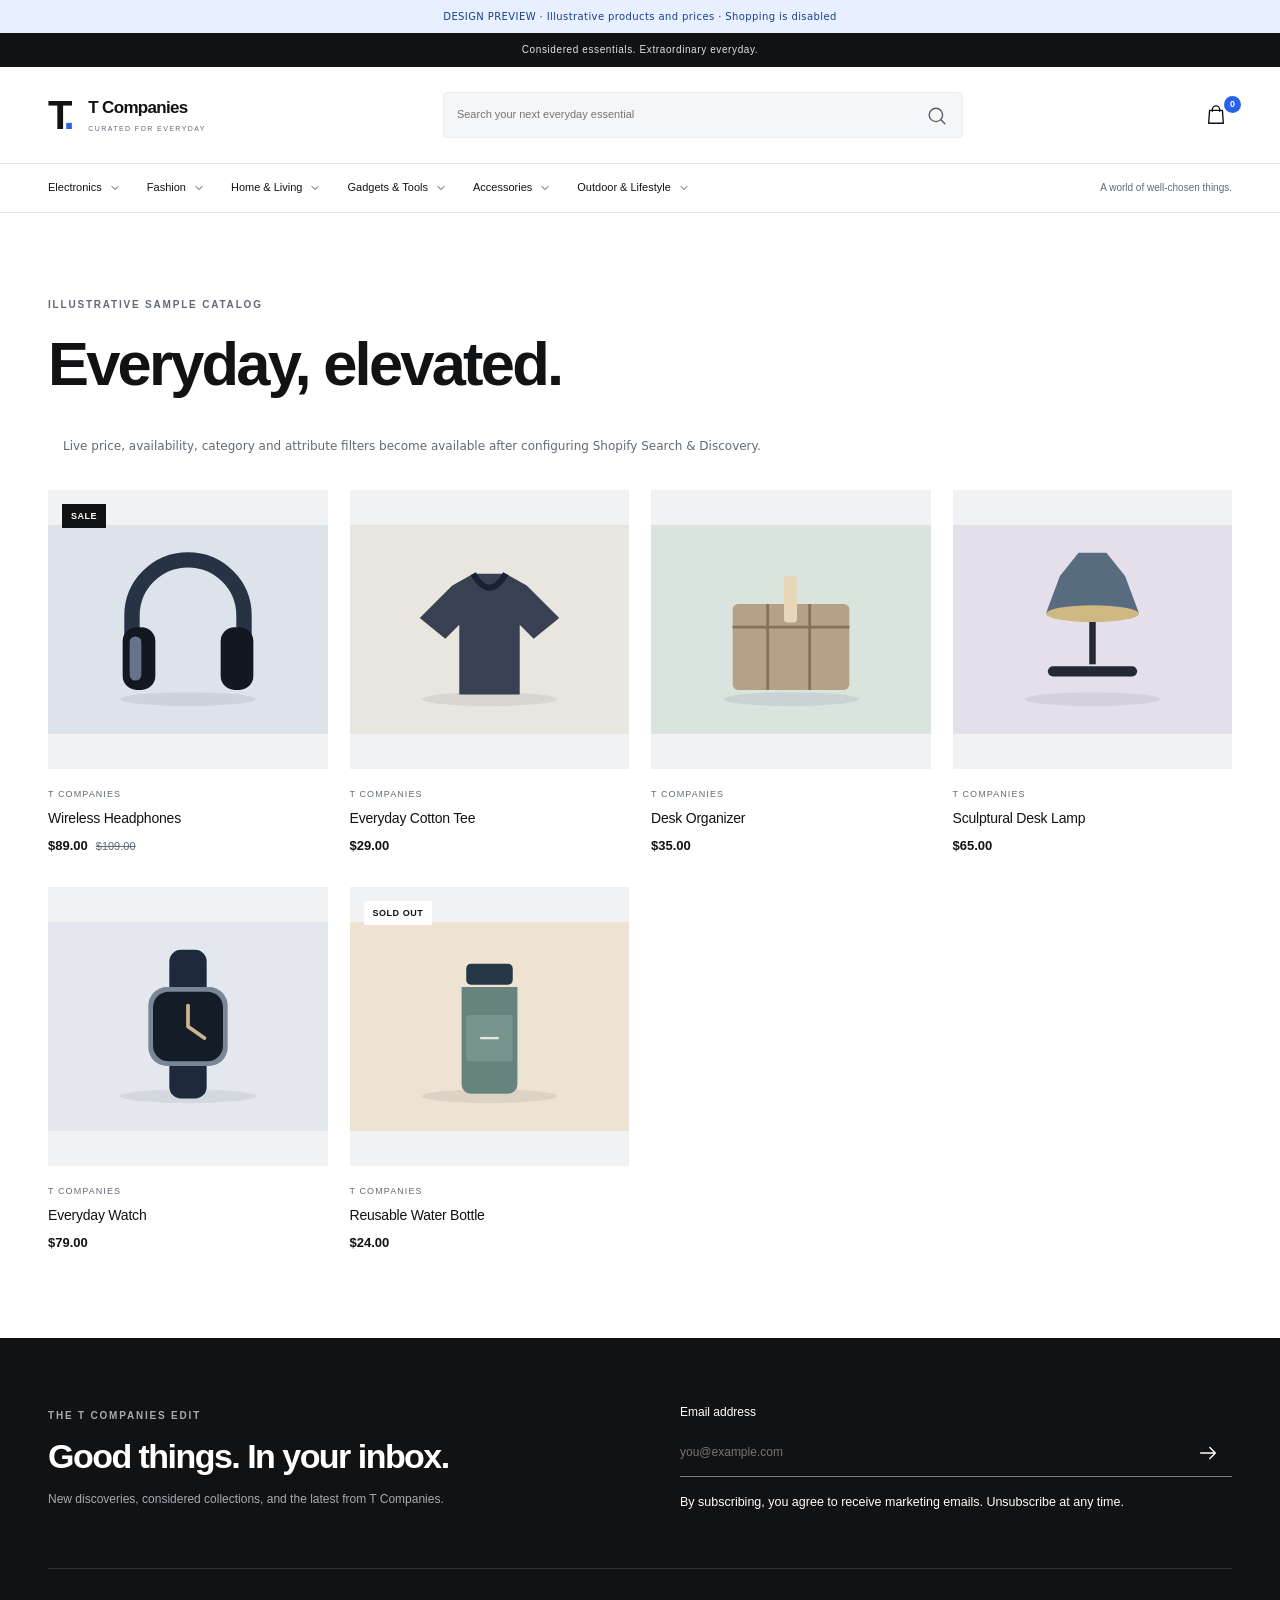
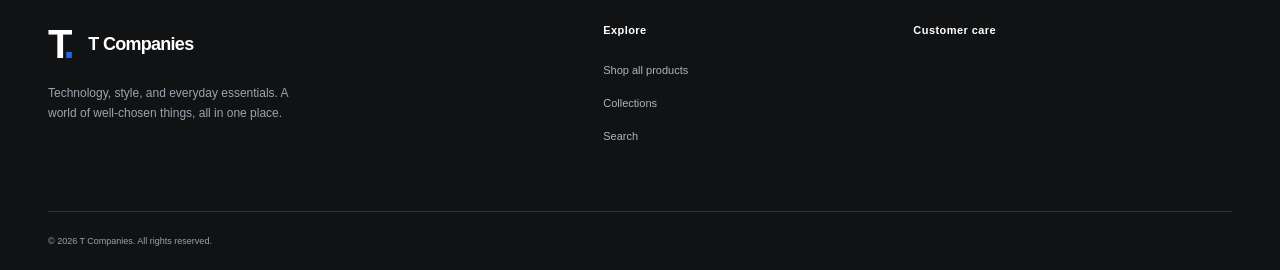
<file: t-companies-kit/preview/collection.html>
<!doctype html><html lang="en"><head><meta charset="utf-8"><meta name="viewport" content="width=device-width,initial-scale=1"><title>T Companies — Design Preview</title><link rel="stylesheet" href="assets/theme.css"><style>.preview-banner{background:#e8efff;color:#17418d;padding:9px 16px;text-align:center;font:10px/1.5 system-ui;letter-spacing:.04em}.preview-notice{font:12px/1.6 system-ui;padding:15px;color:#626975}</style><script src="assets/theme.js" defer></script></head><body><aside class="preview-banner">DESIGN PREVIEW · Illustrative products and prices · Shopping is disabled</aside><div id="shopify-section-announcement-bar" class="shopify-section">
  <div class="announcement-bar">
    <div class="page-width announcement-bar__inner">
      <span>Considered essentials. Extraordinary everyday.</span>

    </div>
  </div>


</div><div id="shopify-section-header" class="shopify-section"><header class="site-header">
  <div class="page-width header-main">
    <a class="brand" href="index.html" aria-label="T Companies home">
      <span class="brand__monogram" aria-hidden="true">T<span>.</span></span><span class="brand__wordmark">T Companies<small>CURATED FOR EVERYDAY</small></span>
    </a>
    <form class="header-search" action="collection.html" method="get" role="search">
      <label class="visually-hidden" for="HeaderSearch">Search products</label>
      <input id="HeaderSearch" type="search" name="q" value="" placeholder="Search your next everyday essential" autocomplete="off">
      <input type="hidden" name="type" value="product">
      <button type="submit" aria-label="Search"><svg class="icon" width="22" height="22" viewBox="0 0 24 24" fill="none" stroke="currentColor" stroke-width="1.5" stroke-linecap="round" stroke-linejoin="round" aria-hidden="true" focusable="false">
  <circle cx="10.8" cy="10.8" r="7.3"/><path d="m16.2 16.2 4.3 4.3"/>

</svg>
</button>
    </form>
    <div class="header-actions">

      <a class="cart-link" href="cart.html" aria-label="Bag, 0 items"><svg class="icon" width="22" height="22" viewBox="0 0 24 24" fill="none" stroke="currentColor" stroke-width="1.5" stroke-linecap="round" stroke-linejoin="round" aria-hidden="true" focusable="false">
  <path d="M5 7h14l1 14H4L5 7Z"/><path d="M8 8V6a4 4 0 0 1 8 0v2"/>

</svg>
<span class="cart-count">0</span></a>
    </div>
  </div>
  <div class="header-nav-wrap">
    <div class="page-width header-nav-inner">
      <details class="mobile-menu">
        <summary><svg class="icon" width="22" height="22" viewBox="0 0 24 24" fill="none" stroke="currentColor" stroke-width="1.5" stroke-linecap="round" stroke-linejoin="round" aria-hidden="true" focusable="false">
  <path d="M4 6h16M4 12h16M4 18h16"/>

</svg>
 Shop departments</summary>
        <nav aria-label="Mobile navigation"><ul class="mobile-nav-list">


      <li>

          <details class="nav-dropdown">
            <summary>Electronics <svg class="icon" width="22" height="22" viewBox="0 0 24 24" fill="none" stroke="currentColor" stroke-width="1.5" stroke-linecap="round" stroke-linejoin="round" aria-hidden="true" focusable="false">
  <path d="m6 9 6 6 6-6"/>

</svg>
</summary>
            <div class="nav-dropdown__panel">
              <a class="nav-dropdown__all" href="collection.html">Shop all Electronics →</a>
              <ul><li><a href="collection.html">Audio</a></li><li><a href="collection.html">Shop all</a></li></ul>
            </div>
          </details>

      </li>

      <li>

          <details class="nav-dropdown">
            <summary>Fashion <svg class="icon" width="22" height="22" viewBox="0 0 24 24" fill="none" stroke="currentColor" stroke-width="1.5" stroke-linecap="round" stroke-linejoin="round" aria-hidden="true" focusable="false">
  <path d="m6 9 6 6 6-6"/>

</svg>
</summary>
            <div class="nav-dropdown__panel">
              <a class="nav-dropdown__all" href="collection.html">Shop all Fashion →</a>
              <ul><li><a href="collection.html">Clothing</a></li><li><a href="collection.html">Shop all</a></li></ul>
            </div>
          </details>

      </li>

      <li>

          <details class="nav-dropdown">
            <summary>Home &amp; Living <svg class="icon" width="22" height="22" viewBox="0 0 24 24" fill="none" stroke="currentColor" stroke-width="1.5" stroke-linecap="round" stroke-linejoin="round" aria-hidden="true" focusable="false">
  <path d="m6 9 6 6 6-6"/>

</svg>
</summary>
            <div class="nav-dropdown__panel">
              <a class="nav-dropdown__all" href="collection.html">Shop all Home &amp; Living →</a>
              <ul><li><a href="collection.html">Organization</a></li><li><a href="collection.html">Shop all</a></li></ul>
            </div>
          </details>

      </li>

      <li>

          <details class="nav-dropdown">
            <summary>Gadgets &amp; Tools <svg class="icon" width="22" height="22" viewBox="0 0 24 24" fill="none" stroke="currentColor" stroke-width="1.5" stroke-linecap="round" stroke-linejoin="round" aria-hidden="true" focusable="false">
  <path d="m6 9 6 6 6-6"/>

</svg>
</summary>
            <div class="nav-dropdown__panel">
              <a class="nav-dropdown__all" href="collection.html">Shop all Gadgets &amp; Tools →</a>
              <ul><li><a href="collection.html">Lighting</a></li><li><a href="collection.html">Shop all</a></li></ul>
            </div>
          </details>

      </li>

      <li>

          <details class="nav-dropdown">
            <summary>Accessories <svg class="icon" width="22" height="22" viewBox="0 0 24 24" fill="none" stroke="currentColor" stroke-width="1.5" stroke-linecap="round" stroke-linejoin="round" aria-hidden="true" focusable="false">
  <path d="m6 9 6 6 6-6"/>

</svg>
</summary>
            <div class="nav-dropdown__panel">
              <a class="nav-dropdown__all" href="collection.html">Shop all Accessories →</a>
              <ul><li><a href="collection.html">Watches</a></li><li><a href="collection.html">Shop all</a></li></ul>
            </div>
          </details>

      </li>

      <li>

          <details class="nav-dropdown">
            <summary>Outdoor &amp; Lifestyle <svg class="icon" width="22" height="22" viewBox="0 0 24 24" fill="none" stroke="currentColor" stroke-width="1.5" stroke-linecap="round" stroke-linejoin="round" aria-hidden="true" focusable="false">
  <path d="m6 9 6 6 6-6"/>

</svg>
</summary>
            <div class="nav-dropdown__panel">
              <a class="nav-dropdown__all" href="collection.html">Shop all Outdoor &amp; Lifestyle →</a>
              <ul><li><a href="collection.html">Outdoor</a></li><li><a href="collection.html">Shop all</a></li></ul>
            </div>
          </details>

      </li>


</ul>
</nav>
      </details>
      <nav class="desktop-nav" aria-label="Main navigation"><ul class="nav-list">


      <li>

          <details class="nav-dropdown">
            <summary>Electronics <svg class="icon" width="22" height="22" viewBox="0 0 24 24" fill="none" stroke="currentColor" stroke-width="1.5" stroke-linecap="round" stroke-linejoin="round" aria-hidden="true" focusable="false">
  <path d="m6 9 6 6 6-6"/>

</svg>
</summary>
            <div class="nav-dropdown__panel">
              <a class="nav-dropdown__all" href="collection.html">Shop all Electronics →</a>
              <ul><li><a href="collection.html">Audio</a></li><li><a href="collection.html">Shop all</a></li></ul>
            </div>
          </details>

      </li>

      <li>

          <details class="nav-dropdown">
            <summary>Fashion <svg class="icon" width="22" height="22" viewBox="0 0 24 24" fill="none" stroke="currentColor" stroke-width="1.5" stroke-linecap="round" stroke-linejoin="round" aria-hidden="true" focusable="false">
  <path d="m6 9 6 6 6-6"/>

</svg>
</summary>
            <div class="nav-dropdown__panel">
              <a class="nav-dropdown__all" href="collection.html">Shop all Fashion →</a>
              <ul><li><a href="collection.html">Clothing</a></li><li><a href="collection.html">Shop all</a></li></ul>
            </div>
          </details>

      </li>

      <li>

          <details class="nav-dropdown">
            <summary>Home &amp; Living <svg class="icon" width="22" height="22" viewBox="0 0 24 24" fill="none" stroke="currentColor" stroke-width="1.5" stroke-linecap="round" stroke-linejoin="round" aria-hidden="true" focusable="false">
  <path d="m6 9 6 6 6-6"/>

</svg>
</summary>
            <div class="nav-dropdown__panel">
              <a class="nav-dropdown__all" href="collection.html">Shop all Home &amp; Living →</a>
              <ul><li><a href="collection.html">Organization</a></li><li><a href="collection.html">Shop all</a></li></ul>
            </div>
          </details>

      </li>

      <li>

          <details class="nav-dropdown">
            <summary>Gadgets &amp; Tools <svg class="icon" width="22" height="22" viewBox="0 0 24 24" fill="none" stroke="currentColor" stroke-width="1.5" stroke-linecap="round" stroke-linejoin="round" aria-hidden="true" focusable="false">
  <path d="m6 9 6 6 6-6"/>

</svg>
</summary>
            <div class="nav-dropdown__panel">
              <a class="nav-dropdown__all" href="collection.html">Shop all Gadgets &amp; Tools →</a>
              <ul><li><a href="collection.html">Lighting</a></li><li><a href="collection.html">Shop all</a></li></ul>
            </div>
          </details>

      </li>

      <li>

          <details class="nav-dropdown">
            <summary>Accessories <svg class="icon" width="22" height="22" viewBox="0 0 24 24" fill="none" stroke="currentColor" stroke-width="1.5" stroke-linecap="round" stroke-linejoin="round" aria-hidden="true" focusable="false">
  <path d="m6 9 6 6 6-6"/>

</svg>
</summary>
            <div class="nav-dropdown__panel">
              <a class="nav-dropdown__all" href="collection.html">Shop all Accessories →</a>
              <ul><li><a href="collection.html">Watches</a></li><li><a href="collection.html">Shop all</a></li></ul>
            </div>
          </details>

      </li>

      <li>

          <details class="nav-dropdown">
            <summary>Outdoor &amp; Lifestyle <svg class="icon" width="22" height="22" viewBox="0 0 24 24" fill="none" stroke="currentColor" stroke-width="1.5" stroke-linecap="round" stroke-linejoin="round" aria-hidden="true" focusable="false">
  <path d="m6 9 6 6 6-6"/>

</svg>
</summary>
            <div class="nav-dropdown__panel">
              <a class="nav-dropdown__all" href="collection.html">Shop all Outdoor &amp; Lifestyle →</a>
              <ul><li><a href="collection.html">Outdoor</a></li><li><a href="collection.html">Shop all</a></li></ul>
            </div>
          </details>

      </li>


</ul>
</nav>
      <span class="header-caption">A world of well-chosen things.</span>
    </div>
  </div>
</header>

</div><main id="MainContent"><section class="section page-width"><p class="eyebrow">ILLUSTRATIVE SAMPLE CATALOG</p><h1>Everyday, elevated.</h1><p class="preview-notice">Live price, availability, category and attribute filters become available after configuring Shopify Search & Discovery.</p><div class="product-grid"><article class="product-card">
  <a class="product-card__media" href="product.html">
    <img src="assets/sample-1.svg" alt="Illustrative sample product" width="800" height="800" class="product-card__image" loading="lazy">
    <span class="badge badge--sale">Sale</span>
    <span class="product-card__view" aria-hidden="true">Discover <svg class="icon" width="22" height="22" viewBox="0 0 24 24" fill="none" stroke="currentColor" stroke-width="1.5" stroke-linecap="round" stroke-linejoin="round" aria-hidden="true" focusable="false">
  <path d="M4 12h16m-6-6 6 6-6 6"/>

</svg>
</span>
  </a>
  <div class="product-card__info"><p class="product-card__vendor">T Companies</p><h3><a href="product.html">Wireless Headphones</a></h3><div class="price"><span>$89.00</span><s>$109.00</s></div></div>
</article>
<article class="product-card">
  <a class="product-card__media" href="product.html">
    <img src="assets/sample-2.svg" alt="Illustrative sample product" width="800" height="800" class="product-card__image" loading="lazy">

    <span class="product-card__view" aria-hidden="true">Discover <svg class="icon" width="22" height="22" viewBox="0 0 24 24" fill="none" stroke="currentColor" stroke-width="1.5" stroke-linecap="round" stroke-linejoin="round" aria-hidden="true" focusable="false">
  <path d="M4 12h16m-6-6 6 6-6 6"/>

</svg>
</span>
  </a>
  <div class="product-card__info"><p class="product-card__vendor">T Companies</p><h3><a href="product.html">Everyday Cotton Tee</a></h3><div class="price"><span>$29.00</span></div></div>
</article>
<article class="product-card">
  <a class="product-card__media" href="product.html">
    <img src="assets/sample-3.svg" alt="Illustrative sample product" width="800" height="800" class="product-card__image" loading="lazy">

    <span class="product-card__view" aria-hidden="true">Discover <svg class="icon" width="22" height="22" viewBox="0 0 24 24" fill="none" stroke="currentColor" stroke-width="1.5" stroke-linecap="round" stroke-linejoin="round" aria-hidden="true" focusable="false">
  <path d="M4 12h16m-6-6 6 6-6 6"/>

</svg>
</span>
  </a>
  <div class="product-card__info"><p class="product-card__vendor">T Companies</p><h3><a href="product.html">Desk Organizer</a></h3><div class="price"><span>$35.00</span></div></div>
</article>
<article class="product-card">
  <a class="product-card__media" href="product.html">
    <img src="assets/sample-4.svg" alt="Illustrative sample product" width="800" height="800" class="product-card__image" loading="lazy">

    <span class="product-card__view" aria-hidden="true">Discover <svg class="icon" width="22" height="22" viewBox="0 0 24 24" fill="none" stroke="currentColor" stroke-width="1.5" stroke-linecap="round" stroke-linejoin="round" aria-hidden="true" focusable="false">
  <path d="M4 12h16m-6-6 6 6-6 6"/>

</svg>
</span>
  </a>
  <div class="product-card__info"><p class="product-card__vendor">T Companies</p><h3><a href="product.html">Sculptural Desk Lamp</a></h3><div class="price"><span>$65.00</span></div></div>
</article>
<article class="product-card">
  <a class="product-card__media" href="product.html">
    <img src="assets/sample-5.svg" alt="Illustrative sample product" width="800" height="800" class="product-card__image" loading="lazy">

    <span class="product-card__view" aria-hidden="true">Discover <svg class="icon" width="22" height="22" viewBox="0 0 24 24" fill="none" stroke="currentColor" stroke-width="1.5" stroke-linecap="round" stroke-linejoin="round" aria-hidden="true" focusable="false">
  <path d="M4 12h16m-6-6 6 6-6 6"/>

</svg>
</span>
  </a>
  <div class="product-card__info"><p class="product-card__vendor">T Companies</p><h3><a href="product.html">Everyday Watch</a></h3><div class="price"><span>$79.00</span></div></div>
</article>
<article class="product-card">
  <a class="product-card__media" href="product.html">
    <img src="assets/sample-6.svg" alt="Illustrative sample product" width="800" height="800" class="product-card__image" loading="lazy">
    <span class="badge">Sold out</span>
    <span class="product-card__view" aria-hidden="true">Discover <svg class="icon" width="22" height="22" viewBox="0 0 24 24" fill="none" stroke="currentColor" stroke-width="1.5" stroke-linecap="round" stroke-linejoin="round" aria-hidden="true" focusable="false">
  <path d="M4 12h16m-6-6 6 6-6 6"/>

</svg>
</span>
  </a>
  <div class="product-card__info"><p class="product-card__vendor">T Companies</p><h3><a href="product.html">Reusable Water Bottle</a></h3><div class="price"><span>$24.00</span></div></div>
</article>
</div></section></main><div id="shopify-section-footer" class="shopify-section"><footer class="site-footer">
  <div class="page-width">
    <div class="newsletter-row">
      <div><p class="eyebrow">THE T COMPANIES EDIT</p><h2>Good things. In your inbox.</h2><p>New discoveries, considered collections, and the latest from T Companies.</p></div>

      <form>
        <input type="hidden" name="contact[tags]" value="newsletter">
        <label for="NewsletterEmail-footer">Email address</label>
        <div class="newsletter-field"><input type="email" id="NewsletterEmail-footer" name="contact[email]" value="" required autocorrect="off" autocapitalize="off" autocomplete="email" placeholder="you@example.com"><button type="submit" aria-label="Subscribe to the newsletter"><svg class="icon" width="22" height="22" viewBox="0 0 24 24" fill="none" stroke="currentColor" stroke-width="1.5" stroke-linecap="round" stroke-linejoin="round" aria-hidden="true" focusable="false">
  <path d="M4 12h16m-6-6 6 6-6 6"/>

</svg>
</button></div>


        <small>By subscribing, you agree to receive marketing emails. Unsubscribe at any time.</small>
      </form>
    </div>
    <div class="footer-grid">
      <div class="footer-brand"><a class="brand" href="index.html"><span class="brand__monogram" aria-hidden="true">T<span>.</span></span><span class="brand__wordmark">T Companies</span></a><p>Technology, style, and everyday essentials. A world of well-chosen things, all in one place.</p></div>
      <div><h3>Explore</h3><ul><li><a href="collection.html">Shop all products</a></li><li><a href="index.html#shopify-section-departments">Collections</a></li><li><a href="collection.html">Search</a></li></ul></div>
      <div><h3>Customer care</h3><ul></ul></div>

    </div>
    <div class="footer-bottom"><small>© 2026 T Companies. All rights reserved.</small><div class="payment-icons" aria-label="Accepted payment methods"></div></div>
  </div>
</footer>

</div><script>document.addEventListener('submit',e=>{e.preventDefault();alert('This is an offline design preview. Shopping, search and subscriptions run only in Shopify.');});</script></body></html>
</file>
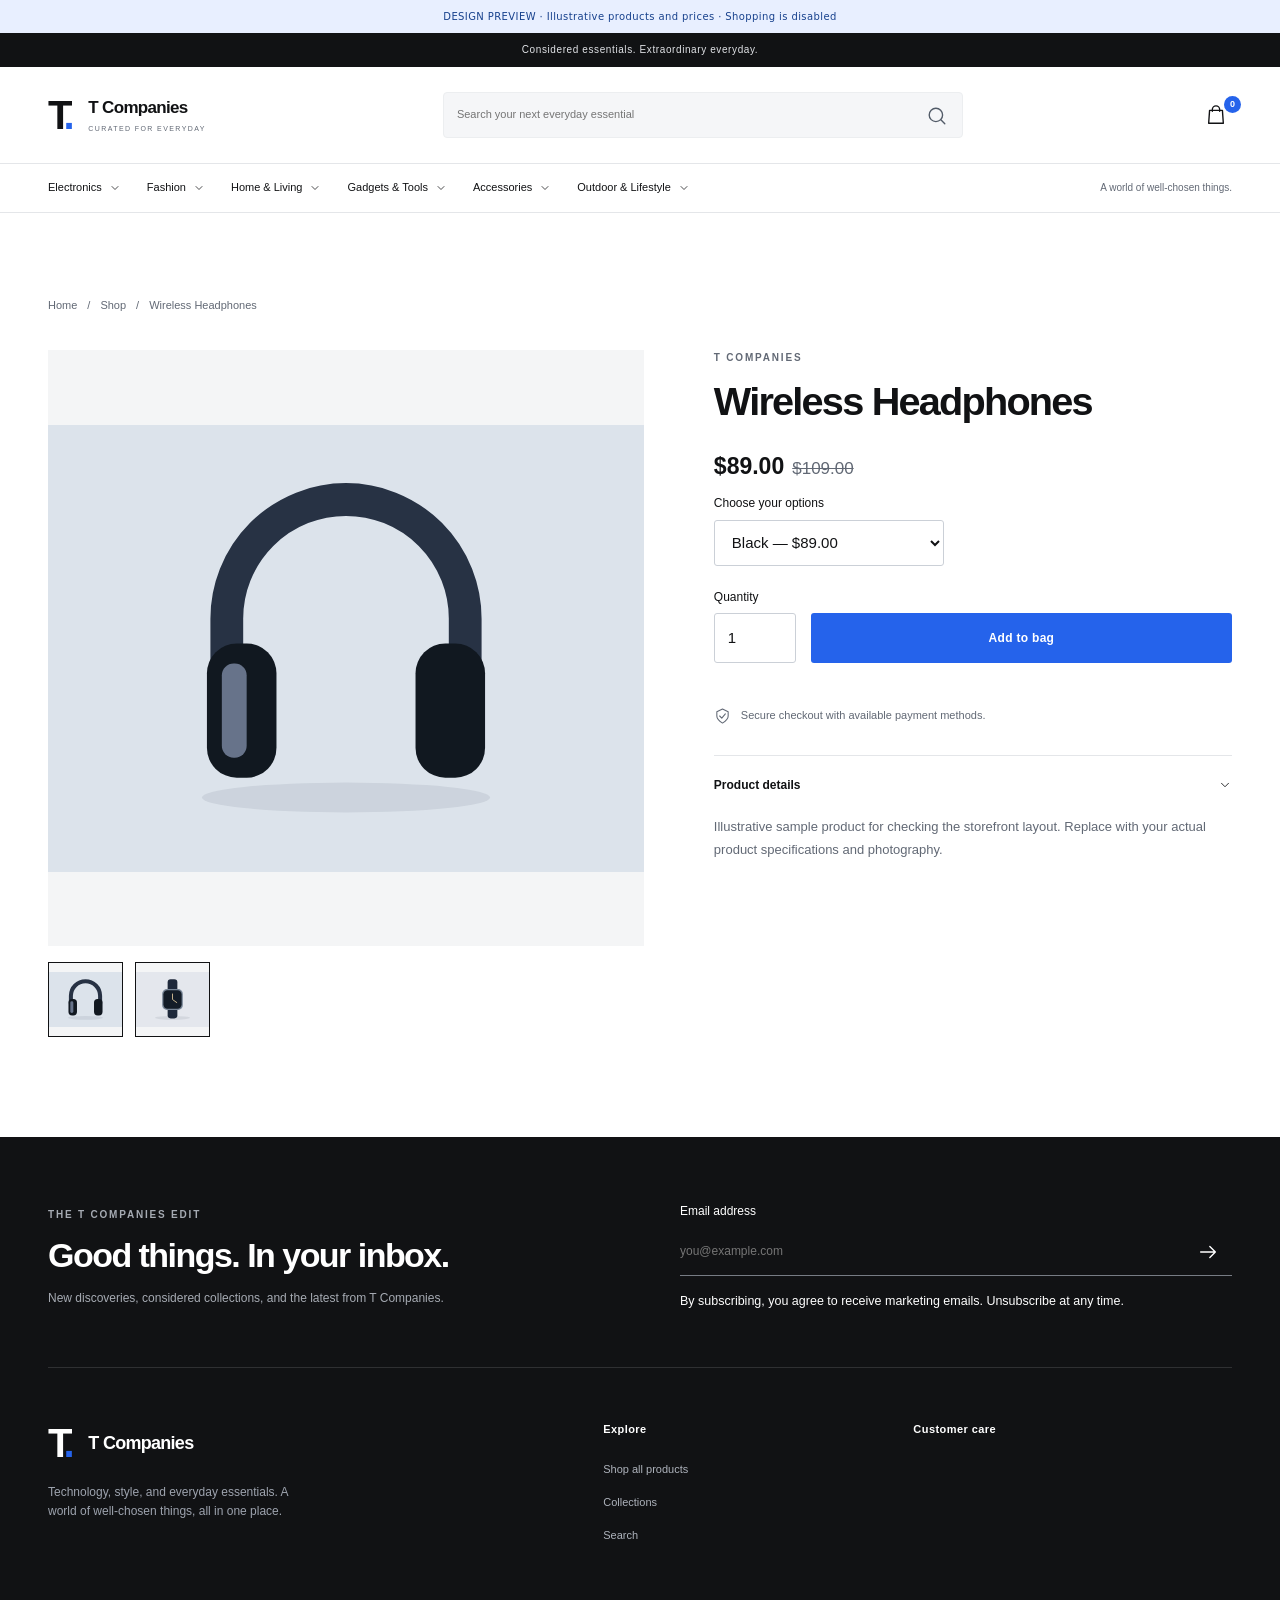
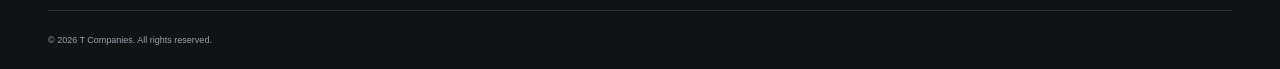
<file: t-companies-kit/preview/product.html>
<!doctype html><html lang="en"><head><meta charset="utf-8"><meta name="viewport" content="width=device-width,initial-scale=1"><title>T Companies — Design Preview</title><link rel="stylesheet" href="assets/theme.css"><style>.preview-banner{background:#e8efff;color:#17418d;padding:9px 16px;text-align:center;font:10px/1.5 system-ui;letter-spacing:.04em}.preview-notice{font:12px/1.6 system-ui;padding:15px;color:#626975}</style><script src="assets/theme.js" defer></script></head><body><aside class="preview-banner">DESIGN PREVIEW · Illustrative products and prices · Shopping is disabled</aside><div id="shopify-section-announcement-bar" class="shopify-section">
  <div class="announcement-bar">
    <div class="page-width announcement-bar__inner">
      <span>Considered essentials. Extraordinary everyday.</span>

    </div>
  </div>


</div><div id="shopify-section-header" class="shopify-section"><header class="site-header">
  <div class="page-width header-main">
    <a class="brand" href="index.html" aria-label="T Companies home">
      <span class="brand__monogram" aria-hidden="true">T<span>.</span></span><span class="brand__wordmark">T Companies<small>CURATED FOR EVERYDAY</small></span>
    </a>
    <form class="header-search" action="collection.html" method="get" role="search">
      <label class="visually-hidden" for="HeaderSearch">Search products</label>
      <input id="HeaderSearch" type="search" name="q" value="" placeholder="Search your next everyday essential" autocomplete="off">
      <input type="hidden" name="type" value="product">
      <button type="submit" aria-label="Search"><svg class="icon" width="22" height="22" viewBox="0 0 24 24" fill="none" stroke="currentColor" stroke-width="1.5" stroke-linecap="round" stroke-linejoin="round" aria-hidden="true" focusable="false">
  <circle cx="10.8" cy="10.8" r="7.3"/><path d="m16.2 16.2 4.3 4.3"/>

</svg>
</button>
    </form>
    <div class="header-actions">

      <a class="cart-link" href="cart.html" aria-label="Bag, 0 items"><svg class="icon" width="22" height="22" viewBox="0 0 24 24" fill="none" stroke="currentColor" stroke-width="1.5" stroke-linecap="round" stroke-linejoin="round" aria-hidden="true" focusable="false">
  <path d="M5 7h14l1 14H4L5 7Z"/><path d="M8 8V6a4 4 0 0 1 8 0v2"/>

</svg>
<span class="cart-count">0</span></a>
    </div>
  </div>
  <div class="header-nav-wrap">
    <div class="page-width header-nav-inner">
      <details class="mobile-menu">
        <summary><svg class="icon" width="22" height="22" viewBox="0 0 24 24" fill="none" stroke="currentColor" stroke-width="1.5" stroke-linecap="round" stroke-linejoin="round" aria-hidden="true" focusable="false">
  <path d="M4 6h16M4 12h16M4 18h16"/>

</svg>
 Shop departments</summary>
        <nav aria-label="Mobile navigation"><ul class="mobile-nav-list">


      <li>

          <details class="nav-dropdown">
            <summary>Electronics <svg class="icon" width="22" height="22" viewBox="0 0 24 24" fill="none" stroke="currentColor" stroke-width="1.5" stroke-linecap="round" stroke-linejoin="round" aria-hidden="true" focusable="false">
  <path d="m6 9 6 6 6-6"/>

</svg>
</summary>
            <div class="nav-dropdown__panel">
              <a class="nav-dropdown__all" href="collection.html">Shop all Electronics →</a>
              <ul><li><a href="collection.html">Audio</a></li><li><a href="collection.html">Shop all</a></li></ul>
            </div>
          </details>

      </li>

      <li>

          <details class="nav-dropdown">
            <summary>Fashion <svg class="icon" width="22" height="22" viewBox="0 0 24 24" fill="none" stroke="currentColor" stroke-width="1.5" stroke-linecap="round" stroke-linejoin="round" aria-hidden="true" focusable="false">
  <path d="m6 9 6 6 6-6"/>

</svg>
</summary>
            <div class="nav-dropdown__panel">
              <a class="nav-dropdown__all" href="collection.html">Shop all Fashion →</a>
              <ul><li><a href="collection.html">Clothing</a></li><li><a href="collection.html">Shop all</a></li></ul>
            </div>
          </details>

      </li>

      <li>

          <details class="nav-dropdown">
            <summary>Home &amp; Living <svg class="icon" width="22" height="22" viewBox="0 0 24 24" fill="none" stroke="currentColor" stroke-width="1.5" stroke-linecap="round" stroke-linejoin="round" aria-hidden="true" focusable="false">
  <path d="m6 9 6 6 6-6"/>

</svg>
</summary>
            <div class="nav-dropdown__panel">
              <a class="nav-dropdown__all" href="collection.html">Shop all Home &amp; Living →</a>
              <ul><li><a href="collection.html">Organization</a></li><li><a href="collection.html">Shop all</a></li></ul>
            </div>
          </details>

      </li>

      <li>

          <details class="nav-dropdown">
            <summary>Gadgets &amp; Tools <svg class="icon" width="22" height="22" viewBox="0 0 24 24" fill="none" stroke="currentColor" stroke-width="1.5" stroke-linecap="round" stroke-linejoin="round" aria-hidden="true" focusable="false">
  <path d="m6 9 6 6 6-6"/>

</svg>
</summary>
            <div class="nav-dropdown__panel">
              <a class="nav-dropdown__all" href="collection.html">Shop all Gadgets &amp; Tools →</a>
              <ul><li><a href="collection.html">Lighting</a></li><li><a href="collection.html">Shop all</a></li></ul>
            </div>
          </details>

      </li>

      <li>

          <details class="nav-dropdown">
            <summary>Accessories <svg class="icon" width="22" height="22" viewBox="0 0 24 24" fill="none" stroke="currentColor" stroke-width="1.5" stroke-linecap="round" stroke-linejoin="round" aria-hidden="true" focusable="false">
  <path d="m6 9 6 6 6-6"/>

</svg>
</summary>
            <div class="nav-dropdown__panel">
              <a class="nav-dropdown__all" href="collection.html">Shop all Accessories →</a>
              <ul><li><a href="collection.html">Watches</a></li><li><a href="collection.html">Shop all</a></li></ul>
            </div>
          </details>

      </li>

      <li>

          <details class="nav-dropdown">
            <summary>Outdoor &amp; Lifestyle <svg class="icon" width="22" height="22" viewBox="0 0 24 24" fill="none" stroke="currentColor" stroke-width="1.5" stroke-linecap="round" stroke-linejoin="round" aria-hidden="true" focusable="false">
  <path d="m6 9 6 6 6-6"/>

</svg>
</summary>
            <div class="nav-dropdown__panel">
              <a class="nav-dropdown__all" href="collection.html">Shop all Outdoor &amp; Lifestyle →</a>
              <ul><li><a href="collection.html">Outdoor</a></li><li><a href="collection.html">Shop all</a></li></ul>
            </div>
          </details>

      </li>


</ul>
</nav>
      </details>
      <nav class="desktop-nav" aria-label="Main navigation"><ul class="nav-list">


      <li>

          <details class="nav-dropdown">
            <summary>Electronics <svg class="icon" width="22" height="22" viewBox="0 0 24 24" fill="none" stroke="currentColor" stroke-width="1.5" stroke-linecap="round" stroke-linejoin="round" aria-hidden="true" focusable="false">
  <path d="m6 9 6 6 6-6"/>

</svg>
</summary>
            <div class="nav-dropdown__panel">
              <a class="nav-dropdown__all" href="collection.html">Shop all Electronics →</a>
              <ul><li><a href="collection.html">Audio</a></li><li><a href="collection.html">Shop all</a></li></ul>
            </div>
          </details>

      </li>

      <li>

          <details class="nav-dropdown">
            <summary>Fashion <svg class="icon" width="22" height="22" viewBox="0 0 24 24" fill="none" stroke="currentColor" stroke-width="1.5" stroke-linecap="round" stroke-linejoin="round" aria-hidden="true" focusable="false">
  <path d="m6 9 6 6 6-6"/>

</svg>
</summary>
            <div class="nav-dropdown__panel">
              <a class="nav-dropdown__all" href="collection.html">Shop all Fashion →</a>
              <ul><li><a href="collection.html">Clothing</a></li><li><a href="collection.html">Shop all</a></li></ul>
            </div>
          </details>

      </li>

      <li>

          <details class="nav-dropdown">
            <summary>Home &amp; Living <svg class="icon" width="22" height="22" viewBox="0 0 24 24" fill="none" stroke="currentColor" stroke-width="1.5" stroke-linecap="round" stroke-linejoin="round" aria-hidden="true" focusable="false">
  <path d="m6 9 6 6 6-6"/>

</svg>
</summary>
            <div class="nav-dropdown__panel">
              <a class="nav-dropdown__all" href="collection.html">Shop all Home &amp; Living →</a>
              <ul><li><a href="collection.html">Organization</a></li><li><a href="collection.html">Shop all</a></li></ul>
            </div>
          </details>

      </li>

      <li>

          <details class="nav-dropdown">
            <summary>Gadgets &amp; Tools <svg class="icon" width="22" height="22" viewBox="0 0 24 24" fill="none" stroke="currentColor" stroke-width="1.5" stroke-linecap="round" stroke-linejoin="round" aria-hidden="true" focusable="false">
  <path d="m6 9 6 6 6-6"/>

</svg>
</summary>
            <div class="nav-dropdown__panel">
              <a class="nav-dropdown__all" href="collection.html">Shop all Gadgets &amp; Tools →</a>
              <ul><li><a href="collection.html">Lighting</a></li><li><a href="collection.html">Shop all</a></li></ul>
            </div>
          </details>

      </li>

      <li>

          <details class="nav-dropdown">
            <summary>Accessories <svg class="icon" width="22" height="22" viewBox="0 0 24 24" fill="none" stroke="currentColor" stroke-width="1.5" stroke-linecap="round" stroke-linejoin="round" aria-hidden="true" focusable="false">
  <path d="m6 9 6 6 6-6"/>

</svg>
</summary>
            <div class="nav-dropdown__panel">
              <a class="nav-dropdown__all" href="collection.html">Shop all Accessories →</a>
              <ul><li><a href="collection.html">Watches</a></li><li><a href="collection.html">Shop all</a></li></ul>
            </div>
          </details>

      </li>

      <li>

          <details class="nav-dropdown">
            <summary>Outdoor &amp; Lifestyle <svg class="icon" width="22" height="22" viewBox="0 0 24 24" fill="none" stroke="currentColor" stroke-width="1.5" stroke-linecap="round" stroke-linejoin="round" aria-hidden="true" focusable="false">
  <path d="m6 9 6 6 6-6"/>

</svg>
</summary>
            <div class="nav-dropdown__panel">
              <a class="nav-dropdown__all" href="collection.html">Shop all Outdoor &amp; Lifestyle →</a>
              <ul><li><a href="collection.html">Outdoor</a></li><li><a href="collection.html">Shop all</a></li></ul>
            </div>
          </details>

      </li>


</ul>
</nav>
      <span class="header-caption">A world of well-chosen things.</span>
    </div>
  </div>
</header>

</div><main id="MainContent"><div id="shopify-section-product" class="shopify-section"><section class="section page-width">
  <nav class="breadcrumbs" aria-label="Breadcrumb"><a href="index.html">Home</a><span aria-hidden="true">/</span><a href="collection.html">Shop</a><span aria-hidden="true">/</span><span>Wireless Headphones</span></nav>

  <div class="product-layout" data-product-section>
    <div class="product-gallery">
      <div class="product-main-image"><img src="assets/sample-1.svg" alt="Illustrative sample product" width="800" height="800" class="product-main-image__img" loading="eager"></div>
      <div class="product-thumbnails"><button type="button" data-product-thumbnail data-src="assets/sample-1.svg" data-alt="Wireless Headphones" aria-label="View image 1" aria-pressed="true"><img src="assets/sample-1.svg" alt="Illustrative sample product" width="800" height="800"  loading="lazy"></button><button type="button" data-product-thumbnail data-src="assets/sample-5.svg" data-alt="Everyday Watch" aria-label="View image 2" aria-pressed="true"><img src="assets/sample-5.svg" alt="Illustrative sample product" width="800" height="800"  loading="lazy"></button></div>

    </div>
    <div class="product-details">
      <p class="eyebrow">T Companies</p>
      <h1>Wireless Headphones</h1>
      <div class="product-price price" aria-live="polite"><span data-product-price>$89.00</span><s data-product-compare>$109.00</s></div>


      <form>

        <label for="Variant-product">Choose your options</label>
        <select id="Variant-product" name="id" data-variant-select>
          <option value="101" data-price="$89.00" data-compare="$109.00" data-available="true" data-min="1" data-step="1" data-max="" data-image="assets/sample-1.svg" data-alt="Wireless Headphones" selected>Black — $89.00</option><option value="102" data-price="$95.00" data-compare="" data-available="false" data-min="1" data-step="1" data-max="" data-image="assets/sample-5.svg" data-alt="Everyday Watch">Slate — $95.00 — Sold out</option>
        </select>
        <div class="product-purchase"><div><label for="Quantity-product">Quantity</label><input id="Quantity-product" type="number" name="quantity" value="1" min="1" step="1"></div><button class="button" type="submit" name="add" data-add-to-cart>Add to bag</button></div>

      </form>
      <div class="product-service-note"><svg class="icon" width="22" height="22" viewBox="0 0 24 24" fill="none" stroke="currentColor" stroke-width="1.5" stroke-linecap="round" stroke-linejoin="round" aria-hidden="true" focusable="false">
  <path d="m12 2 8 4v6c0 5-8 10-8 10S4 17 4 12V6l8-4Z"/><path d="m8 12 3 3 5-6"/>

</svg>
<span>Secure checkout with available payment methods.</span></div>
      <details class="product-accordion" open><summary>Product details <svg class="icon" width="22" height="22" viewBox="0 0 24 24" fill="none" stroke="currentColor" stroke-width="1.5" stroke-linecap="round" stroke-linejoin="round" aria-hidden="true" focusable="false">
  <path d="m6 9 6 6 6-6"/>

</svg>
</summary><div class="rte"><p>Illustrative sample product for checking the storefront layout. Replace with your actual product specifications and photography.</p></div></details>



    </div>
  </div>
</section>
<script type="application/ld+json">[object Object]</script>

</div></main><div id="shopify-section-footer" class="shopify-section"><footer class="site-footer">
  <div class="page-width">
    <div class="newsletter-row">
      <div><p class="eyebrow">THE T COMPANIES EDIT</p><h2>Good things. In your inbox.</h2><p>New discoveries, considered collections, and the latest from T Companies.</p></div>

      <form>
        <input type="hidden" name="contact[tags]" value="newsletter">
        <label for="NewsletterEmail-footer">Email address</label>
        <div class="newsletter-field"><input type="email" id="NewsletterEmail-footer" name="contact[email]" value="" required autocorrect="off" autocapitalize="off" autocomplete="email" placeholder="you@example.com"><button type="submit" aria-label="Subscribe to the newsletter"><svg class="icon" width="22" height="22" viewBox="0 0 24 24" fill="none" stroke="currentColor" stroke-width="1.5" stroke-linecap="round" stroke-linejoin="round" aria-hidden="true" focusable="false">
  <path d="M4 12h16m-6-6 6 6-6 6"/>

</svg>
</button></div>


        <small>By subscribing, you agree to receive marketing emails. Unsubscribe at any time.</small>
      </form>
    </div>
    <div class="footer-grid">
      <div class="footer-brand"><a class="brand" href="index.html"><span class="brand__monogram" aria-hidden="true">T<span>.</span></span><span class="brand__wordmark">T Companies</span></a><p>Technology, style, and everyday essentials. A world of well-chosen things, all in one place.</p></div>
      <div><h3>Explore</h3><ul><li><a href="collection.html">Shop all products</a></li><li><a href="index.html#shopify-section-departments">Collections</a></li><li><a href="collection.html">Search</a></li></ul></div>
      <div><h3>Customer care</h3><ul></ul></div>

    </div>
    <div class="footer-bottom"><small>© 2026 T Companies. All rights reserved.</small><div class="payment-icons" aria-label="Accepted payment methods"></div></div>
  </div>
</footer>

</div><script>document.addEventListener('submit',e=>{e.preventDefault();alert('This is an offline design preview. Shopping, search and subscriptions run only in Shopify.');});</script></body></html>
</file>
<file: t-companies-kit/preview/assets/theme.css>
:root{--ink:#111214;--muted:#626975;--line:#e4e6e9;--surface:#f4f5f6;--accent:#2563eb;--accent-contrast:#fff;--gold:#b89a60;--page-width:1400px;--radius:6px;color-scheme:light}*{box-sizing:border-box}html{scroll-behavior:smooth;scroll-padding-top:30px}body{margin:0;color:var(--ink);background:#fff;font:15px/1.6 Inter,-apple-system,BlinkMacSystemFont,"Segoe UI",sans-serif;-webkit-font-smoothing:antialiased}button,input,select,textarea{font:inherit}button,a,input,select,textarea{touch-action:manipulation}button,a{-webkit-tap-highlight-color:transparent}a{color:inherit;text-underline-offset:4px}button{cursor:pointer}img,svg,video,model-viewer{max-width:100%}img{display:block;height:auto}h1,h2,h3,p{margin-top:0}h1,h2,h3{line-height:1.12;letter-spacing:-.045em;font-weight:600}h1{font-size:clamp(34px,4.8vw,64px);margin-bottom:24px}h2{font-size:clamp(28px,3.3vw,44px)}h3{font-size:20px}p{margin-bottom:18px}ul{padding-left:20px}.page-width{width:min(100% - 96px,var(--page-width));margin-inline:auto}.section{padding-block:84px}.eyebrow{font-size:10px;font-weight:600;letter-spacing:.18em;text-transform:uppercase;line-height:1.5;margin-bottom:18px;color:var(--muted)}.muted{color:var(--muted)}.icon{display:inline-block;flex-shrink:0;vertical-align:middle}.button{display:inline-flex;align-items:center;justify-content:center;gap:14px;min-height:50px;padding:14px 25px;border:1px solid transparent;border-radius:3px;background:var(--accent);color:var(--accent-contrast);font-size:12px;line-height:1.5;font-weight:600;letter-spacing:.025em;text-decoration:none;transition:filter .2s,transform .2s}.button:hover{filter:brightness(.92);transform:translateY(-1px)}.button:disabled{opacity:.5;cursor:not-allowed;transform:none}.button--secondary{background:transparent;border-color:var(--line);color:var(--ink)}.button--full{width:100%}.button--small{min-height:42px;padding:9px 18px}.text-link{display:inline-flex;align-items:center;gap:12px;font-size:12px;font-weight:600;text-decoration:none;border-bottom:1px solid currentColor;padding-bottom:5px}.text-button{background:none;border:0;text-decoration:underline;font-size:12px;padding:10px}.icon-button{width:44px;height:44px;display:inline-flex;align-items:center;justify-content:center;background:transparent;border:1px solid var(--line);border-radius:50%;font-size:20px}.icon-button:hover{background:var(--surface)}.section-heading{display:flex;align-items:flex-end;justify-content:space-between;gap:24px;margin-bottom:36px}.section-heading h2{margin:0}.section-heading .eyebrow{margin-bottom:12px}.visually-hidden{position:absolute!important;width:1px;height:1px;margin:-1px;padding:0;overflow:hidden;clip:rect(0,0,0,0);white-space:nowrap;border:0}.skip-link{position:fixed;top:8px;left:8px;z-index:1000;transform:translateY(-160%);background:#fff;padding:14px 24px}.skip-link:focus{transform:none}:focus-visible{outline:3px solid var(--accent);outline-offset:4px}details>summary{list-style:none;cursor:pointer}details>summary::-webkit-details-marker{display:none}[hidden]{display:none!important}.placeholder-svg{display:block;width:100%;height:100%;fill:#969ba3;background:#e9ebee}input,select,textarea{max-width:100%;min-height:46px;border:1px solid #cbd0d7;background:#fff;color:var(--ink);border-radius:3px;padding:11px 13px}input[type=checkbox]{min-height:auto;accent-color:var(--accent);width:17px;height:17px}textarea{resize:vertical}label{font-size:12px;font-weight:500;display:block;margin-bottom:6px}.rte{overflow-wrap:anywhere;line-height:1.8}.rte img{height:auto}.rte table{display:block;overflow:auto;max-width:100%}.rte h2,.rte h3{margin-top:28px}.rte a{color:var(--accent)}.rte p:last-child{margin-bottom:0}
/* Brand and navigation */
.announcement-bar{background:var(--ink);color:#e1e3e7;font-size:10px;letter-spacing:.06em}.announcement-bar__inner{display:flex;justify-content:center;align-items:center;gap:26px;min-height:34px;padding-block:7px}.announcement-bar a{text-decoration:none}.site-header{background:#fff;position:relative;z-index:20}.header-main{display:flex;align-items:center;justify-content:space-between;gap:36px;padding-block:25px}.brand{display:inline-flex;gap:12px;align-items:center;text-decoration:none;flex-shrink:0}.brand__monogram{font-size:40px;line-height:1;letter-spacing:-.11em;font-weight:800;padding-right:6px}.brand__monogram>span{color:var(--accent)}.brand__wordmark{display:block;font-size:17px;font-weight:650;letter-spacing:-.04em;line-height:1.3}.brand__wordmark>small{display:block;font-size:7px;letter-spacing:.2em;color:var(--muted);font-weight:500;margin-top:5px}.brand__image{max-width:200px;max-height:70px;object-fit:contain}.header-search{display:flex;align-items:center;background:#f5f6f8;width:min(44%,520px);border:1px solid #eceef0;border-radius:4px}.header-search input{min-width:0;flex:1;background:none;border:0;font-size:11px;min-height:42px}.header-search button{border:0;background:none;padding:10px 14px;color:#525b68;min-height:44px}.header-actions{display:flex;gap:22px;align-items:center}.header-actions a{display:inline-flex;align-items:center;justify-content:center;position:relative;min-width:32px;min-height:40px;text-decoration:none}.cart-count{font-size:9px;font-weight:600;min-width:17px;height:17px;display:flex;align-items:center;justify-content:center;background:var(--accent);color:var(--accent-contrast);border-radius:50%;position:absolute;right:-9px;top:1px}.header-nav-wrap{border-block:1px solid var(--line)}.header-nav-inner{display:flex;align-items:center;justify-content:space-between;gap:24px}.nav-list{list-style:none;display:flex;align-items:center;gap:26px;margin:0;padding:0}.nav-list>li>a,.nav-list>li>details>summary{padding-block:15px;font-size:11px;text-decoration:none;display:flex;align-items:center;gap:7px}.nav-list .icon{width:12px;height:12px}.nav-dropdown{position:relative}.nav-dropdown[open]>summary{color:var(--accent)}.nav-dropdown__panel{position:absolute;top:100%;left:0;width:300px;padding:22px 25px;background:#fff;border:1px solid var(--line);box-shadow:0 14px 28px #11121412;z-index:30}.nav-dropdown__panel ul{list-style:none;margin:0;padding:0}.nav-dropdown__panel ul ul{border-left:1px solid var(--line);padding-left:14px}.nav-dropdown__panel a{font-size:12px;display:block;text-decoration:none;padding:7px 0}.nav-dropdown__panel a:hover{text-decoration:underline}.nav-dropdown__all{font-weight:600;border-bottom:1px solid var(--line);margin-bottom:10px}.header-caption{font-size:10px;color:var(--muted);white-space:nowrap}.mobile-menu{display:none}
/* Collection tiles */
.collection-grid{display:grid;grid-template-columns:repeat(3,minmax(0,1fr));gap:24px}.collection-tile{position:relative;display:block;text-decoration:none;overflow:hidden;border:1px solid var(--line);border-radius:3px;background:#fff}.collection-tile__media{aspect-ratio:1.45;overflow:hidden;background:#f1f2f4}.collection-tile__media img{width:100%;height:100%;object-fit:cover;transition:transform .45s}.collection-tile:hover .collection-tile__media img{transform:scale(1.04)}.collection-tile:nth-child(2n) .placeholder-svg{background:#e9edf2;fill:#8b99a9}.collection-tile:nth-child(3n) .placeholder-svg{background:#eeeae3;fill:#b1a38c}.collection-tile__content{display:flex;align-items:center;justify-content:space-between;gap:16px;padding:20px 22px}.collection-tile__content h2,.collection-tile__content h3{font-size:17px;letter-spacing:-.03em;margin:0}.collection-tile__content .icon{width:17px}.collection-tile__number{font-size:10px;color:var(--muted)}
/* Product cards and carousels */
.product-grid{display:grid;grid-template-columns:repeat(4,minmax(0,1fr));gap:30px 22px}.product-card{min-width:0}.product-card__media{display:block;position:relative;background:#f1f2f4;overflow:hidden;aspect-ratio:1}.product-card__image{height:100%;width:100%;object-fit:contain;transition:transform .35s}.product-card:hover .product-card__image{transform:scale(1.04)}.badge{position:absolute;top:14px;left:14px;background:#fff;color:var(--ink);padding:5px 9px;font-size:9px;font-weight:600;text-transform:uppercase;letter-spacing:.06em}.badge--sale{background:var(--ink);color:#fff}.product-card__view{position:absolute;bottom:0;left:0;right:0;background:#fffffff2;padding:12px 15px;display:flex;justify-content:space-between;align-items:center;font-size:11px;transform:translateY(100%);transition:transform .2s}.product-card__media:hover .product-card__view,.product-card__media:focus-visible .product-card__view{transform:none}.product-card__view .icon{width:16px;height:16px}.product-card__info{padding-top:18px}.product-card__vendor{font-size:9px;letter-spacing:.12em;text-transform:uppercase;color:var(--muted);margin-bottom:7px}.product-card h3{font-size:14px;line-height:1.4;letter-spacing:-.015em;font-weight:500;margin:0 0 8px}.product-card h3 a{text-decoration:none}.price{font-size:13px;font-weight:600}.price s{color:var(--muted);font-size:11px;font-weight:400;margin-left:8px}.price__from{font-weight:400}.product-carousel{display:grid;grid-auto-flow:column;grid-auto-columns:calc((100% - 66px)/4);gap:22px;overflow-x:auto;scroll-snap-type:x mandatory;padding-bottom:20px;scrollbar-width:thin}.product-carousel>.product-card{scroll-snap-align:start}.carousel-actions{display:flex;gap:10px;align-items:center}.featured-empty{display:grid;grid-template-columns:1fr 1fr;gap:40px;align-items:center;border:1px solid var(--line);padding:35px;background:#fafbfc}.featured-empty__art{max-height:270px;overflow:hidden;aspect-ratio:1.2}.featured-empty__art .placeholder-svg{max-height:270px}.featured-empty h3{font-size:26px}.featured-empty p{color:var(--muted);max-width:420px}.editor-note{font-size:12px;color:var(--muted);padding:16px;border:1px dashed #b8bec9;background:#f5f6f8}
/* Brand story */
.story-section{background:#f3f4f6}.story-grid{display:grid;grid-template-columns:1fr 1fr;gap:90px;align-items:center}.story-media{position:relative;aspect-ratio:1.1;overflow:hidden;background:#15181e;display:flex;align-items:center;justify-content:center}.story-media>img{height:100%;width:100%;object-fit:cover}.story-monogram{font-size:clamp(100px,22vw,290px);font-weight:700;letter-spacing:-.13em;line-height:1;color:#f7f7f8;transform:rotate(-9deg);padding-right:25px;text-shadow:25px 25px 0 #ffffff0a}.story-monogram span{color:var(--accent)}.story-media::after{content:"";position:absolute;width:65%;height:65%;border:1px solid #ffffff15;border-radius:50%;pointer-events:none}.story-media__label{position:absolute;bottom:22px;left:25px;color:#bbbfc7;font-size:9px;letter-spacing:.16em;text-transform:uppercase;z-index:1}.story-copy h2{font-size:clamp(32px,4.4vw,56px);white-space:pre-line}.story-copy .rte{font-size:14px;color:var(--muted);max-width:450px;margin-bottom:28px}.testimonial-grid{display:grid;grid-template-columns:repeat(3,minmax(0,1fr));gap:24px}.testimonial-card{background:#f5f6f8;padding:32px;border-radius:3px}.testimonial-card__quote{font-size:19px;line-height:1.6;letter-spacing:-.025em;margin:0 0 24px}.testimonial-card cite{font-size:12px;font-style:normal;font-weight:600}.trust-section{border-block:1px solid var(--line);padding-block:36px}.trust-grid{display:grid;grid-template-columns:repeat(3,minmax(0,1fr));gap:32px}.trust-item{display:flex;gap:17px;align-items:flex-start}.trust-item__icon{color:var(--muted);display:block;flex-shrink:0}.trust-item__icon svg{width:26px;height:26px}.trust-item h3{font-size:13px;margin:0 0 7px;letter-spacing:0}.trust-item p{font-size:11px;color:var(--muted);margin:0;max-width:270px}
/* Catalog and search */
.breadcrumbs{display:flex;flex-wrap:wrap;gap:10px;font-size:11px;margin-bottom:36px;color:var(--muted)}.breadcrumbs a{text-decoration:none}.catalog-heading{padding-bottom:25px;max-width:780px}.catalog-heading h1{margin-bottom:18px}.catalog-description{font-size:14px;color:var(--muted);max-width:650px}.catalog-layout{display:grid;grid-template-columns:210px minmax(0,1fr);gap:45px;margin-top:20px}.catalog-layout .product-grid{grid-template-columns:repeat(3,minmax(0,1fr))}.filter-drawer>summary{font-size:15px;font-weight:600;display:flex;justify-content:space-between;align-items:center;padding-bottom:20px;border-bottom:1px solid var(--line)}.filter-group{border-bottom:1px solid var(--line);padding:20px 0}.filter-group>summary{display:flex;align-items:center;justify-content:space-between;font-size:12px;font-weight:600}.filter-group .icon,.filter-drawer>summary>.icon{width:14px;height:14px}.filter-values{list-style:none;padding:14px 0 0;margin:0;max-height:290px;overflow:auto}.filter-values label{display:flex;align-items:center;gap:9px;font-weight:400;font-size:12px;cursor:pointer;margin-bottom:10px}.filter-values label small{margin-left:auto;color:var(--muted)}.filter-values input:disabled+span{color:#a3a8b1}.price-inputs{display:grid;grid-template-columns:1fr 1fr;gap:10px;padding-top:16px}.price-inputs input{width:100%;padding:8px;min-height:40px;font-size:12px}.price-inputs label{font-size:10px}.filter-form .button{margin-top:20px}.catalog-toolbar{display:flex;align-items:center;justify-content:space-between;gap:20px;margin-bottom:25px;min-height:45px}.catalog-toolbar p{font-size:12px;color:var(--muted);margin:0}.sort-form{display:flex;align-items:center;gap:10px}.sort-form label{margin:0;white-space:nowrap;font-size:10px}.sort-form select{font-size:11px;min-height:38px;padding:8px;max-width:180px}.active-filters{display:flex;flex-wrap:wrap;gap:8px;margin-bottom:20px}.active-filters:empty{display:none}.filter-chip{display:flex;gap:10px;align-items:center;background:#f1f3f6;padding:7px 10px;font-size:10px;text-decoration:none;border-radius:3px}.filter-chip:hover{background:#e7eaf0}.pagination{display:flex;flex-wrap:wrap;gap:8px;align-items:center;justify-content:center;margin-top:50px;font-size:12px}.pagination>a,.pagination>span{padding:8px 13px;min-width:38px;text-align:center;text-decoration:none;border:1px solid var(--line)}.pagination [aria-current]{background:var(--ink);color:#fff}.page-search{display:flex;gap:12px;max-width:650px;margin:30px 0}.page-search input{flex:1;min-width:0}.empty-state{text-align:center;grid-column:1/-1;padding:70px 20px}.empty-state h2{font-size:32px}.empty-state p{color:var(--muted);max-width:540px;margin:0 auto 26px}.empty-state>.icon{width:42px;height:42px;margin-bottom:30px;color:var(--muted)}.empty-state>.text-link{margin:20px}.page-content{max-width:850px}.page-content>.rte{margin-block:30px}.contact-form{display:grid;gap:8px;max-width:600px;margin:35px auto 0}.contact-form label{margin-top:12px}.contact-form .button{margin-top:20px;justify-self:start}.form-errors{color:#a12222;background:#fdf1f1;padding:14px;font-size:13px}.form-success{background:#eef8f0;color:#1e592e;padding:14px;font-size:13px}.article-grid{display:grid;grid-template-columns:repeat(3,minmax(0,1fr));gap:30px;margin-top:40px}.content-card img{width:100%;aspect-ratio:1.4;object-fit:cover;margin-bottom:20px}.content-card h2{font-size:25px}.content-card h2 a{text-decoration:none}.content-card p:not(.eyebrow){font-size:13px;color:var(--muted)}.article-hero{margin:30px 0;width:100%}.password-page{min-height:100svh;display:grid;place-items:center;background:var(--surface)}.password-page form{display:grid;gap:12px;max-width:400px;margin:30px auto}
/* Product detail */
.product-layout{display:grid;grid-template-columns:minmax(0,1.15fr) minmax(0,1fr);gap:70px}.product-main-image{aspect-ratio:1;background:var(--surface);overflow:hidden}.product-main-image__img{width:100%;height:100%;object-fit:contain}.product-thumbnails{display:flex;gap:12px;overflow-x:auto;padding-block:16px}.product-thumbnails button{width:75px;height:75px;flex-shrink:0;border:1px solid var(--line);background:var(--surface);padding:0}.product-thumbnails button[aria-pressed=true]{border-color:var(--ink)}.product-thumbnails img{width:100%;height:100%;object-fit:contain}.product-extra-media{margin-top:20px}.product-extra-media video,.product-extra-media iframe,.product-extra-media model-viewer{width:100%;aspect-ratio:1.4;height:auto}.product-details h1{font-size:clamp(30px,3.1vw,44px)}.product-details>.eyebrow{margin-bottom:14px}.product-price{font-size:23px;margin-bottom:10px}.product-price s{font-size:17px}.product-tax-note{font-size:11px;color:var(--muted);margin-bottom:25px}.product-form>select{width:100%;font-size:12px}.product-form>label{margin-top:25px}.product-purchase{display:flex;gap:15px;align-items:flex-end;margin-block:22px}.product-purchase input{width:82px;min-height:50px}.product-purchase>.button{flex:1}.product-service-note{display:flex;align-items:center;gap:10px;padding:20px 0 28px;font-size:11px;color:var(--muted)}.product-service-note .icon{width:17px}.product-accordion{border-top:1px solid var(--line);padding:20px 0}.product-accordion>summary{display:flex;justify-content:space-between;align-items:center;font-size:12px;font-weight:600}.product-accordion>summary>.icon{width:14px;height:14px}.product-accordion .rte{font-size:13px;color:var(--muted);padding-top:20px}.shopify-payment-button{margin-top:12px}
/* Cart */
.cart-page h1{font-size:46px}.cart-layout{display:grid;grid-template-columns:minmax(0,1fr) 360px;gap:65px;margin-top:45px}.cart-item{display:grid;grid-template-columns:110px minmax(0,1fr) auto;gap:22px;padding:25px 0;border-top:1px solid var(--line)}.cart-item__image{background:var(--surface);align-self:start;aspect-ratio:1}.cart-item__image img{width:100%;height:100%;object-fit:contain}.cart-item h2{font-size:17px;line-height:1.4;margin:0 0 6px;letter-spacing:-.02em}.cart-item h2 a{text-decoration:none}.cart-item .eyebrow{font-size:8px;margin-bottom:6px}.cart-item p:not(.eyebrow){font-size:11px;margin-bottom:10px;color:var(--muted)}.cart-item input{width:66px;min-height:38px;padding:6px 8px;font-size:12px}.cart-item label{font-size:10px;margin-top:12px}.cart-remove{font-size:10px;color:var(--muted);margin-left:12px}.cart-item__price{font-size:13px;text-align:right;padding-top:20px}.cart-item__price>*{display:block}.cart-item__price small{font-size:10px;color:var(--muted)}.cart-items>.button{margin-top:15px}.cart-summary{background:var(--surface);padding:30px;align-self:start}.cart-summary h2{font-size:22px;letter-spacing:-.03em;margin-bottom:30px}.cart-subtotal{display:flex;justify-content:space-between;align-items:center;gap:15px;font-size:15px}.cart-summary .muted{font-size:11px;margin-top:12px}.cart-summary textarea{width:100%;margin-bottom:20px}.cart-summary .text-link{display:table;margin:20px auto 0;font-size:11px}
/* Footer */
.site-footer{background:#111214;color:#fff;padding-top:65px}.newsletter-row{display:grid;grid-template-columns:1fr 1fr;gap:80px;padding-bottom:55px;border-bottom:1px solid #ffffff20;align-items:center}.newsletter-row .eyebrow{color:#a6abb3;margin-bottom:14px}.newsletter-row h2{font-size:34px;margin-bottom:15px}.newsletter-row p:not(.eyebrow){font-size:12px;color:#a6abb3;max-width:400px;margin:0}.newsletter-form{max-width:440px;justify-self:end;width:100%}.newsletter-form>label{font-size:10px;color:#bbbfc6}.newsletter-field{display:flex;border-bottom:1px solid #777c84;margin-bottom:12px}.newsletter-field input{flex:1;min-width:0;border:0;background:none;color:#fff;font-size:12px;padding:12px 0}.newsletter-field button{background:none;border:0;color:#fff;min-width:48px;min-height:48px}.newsletter-form small{font-size:9px;line-height:1.8;color:#9da3ae;display:block;max-width:380px}.newsletter-form>p{font-size:12px;padding-block:10px}.footer-grid{display:grid;grid-template-columns:2fr 1fr 1.3fr;gap:65px;padding-block:55px}.footer-grid:has(#FooterLocalization){grid-template-columns:1.6fr .8fr 1fr 1.1fr}.footer-brand .brand{margin-bottom:20px}.footer-brand .brand__wordmark{font-size:18px}.footer-brand p{font-size:12px;color:#9da3ae;max-width:270px}.footer-grid h3{font-size:11px;letter-spacing:.04em;margin-bottom:20px}.footer-grid ul{list-style:none;padding:0;margin:0}.footer-grid li{margin-bottom:9px}.footer-grid li a{font-size:11px;color:#aeb3bc;text-decoration:none}.footer-grid a:hover{text-decoration:underline}.footer-grid label{font-size:10px;color:#aeb3bc}.footer-grid select{font-size:11px;min-height:40px;width:100%;margin-bottom:10px}.footer-grid .button{font-size:10px}.footer-bottom{border-top:1px solid #ffffff20;display:flex;align-items:center;justify-content:space-between;gap:20px;padding-block:22px}.footer-bottom>small{font-size:9px;color:#9da3ae}.payment-icons{display:flex;flex-wrap:wrap;gap:5px;justify-content:flex-end}.payment-icon{width:32px;height:21px}
@media(min-width:1500px){.nav-list{gap:34px}.nav-list>li>a,.nav-list>li>details>summary{font-size:12px}}
@media(max-width:1100px){.page-width{width:calc(100% - 56px)}.header-caption{display:none}.nav-list{gap:22px}.story-grid{gap:50px}.product-layout{gap:40px}.cart-layout{gap:35px;grid-template-columns:minmax(0,1fr) 300px}.catalog-layout{gap:28px;grid-template-columns:180px minmax(0,1fr)}.footer-grid{gap:35px}.footer-grid:has(#FooterLocalization){grid-template-columns:repeat(3,1fr)}.footer-grid:has(#FooterLocalization) .footer-brand{grid-column:1/-1}.section{padding-block:65px}}
@media(max-width:989px){.desktop-nav{display:none}.mobile-menu{display:block;width:100%}.mobile-menu>summary{font-size:12px;display:flex;align-items:center;gap:12px;padding:12px 0}.mobile-nav-list{list-style:none;margin:0;padding:0 0 15px}.mobile-nav-list>li{border-top:1px solid var(--line)}.mobile-nav-list>li>a,.mobile-nav-list>li>details>summary{display:flex;align-items:center;justify-content:space-between;font-size:13px;padding:13px 0;text-decoration:none}.mobile-nav-list .icon{width:14px}.mobile-nav-list .nav-dropdown__panel{position:static;width:100%;box-shadow:none;border:0;background:#f7f8fa}.header-main{gap:24px}.header-search{width:auto;flex:1}.header-actions{gap:13px}.product-grid{grid-template-columns:repeat(3,minmax(0,1fr))}.product-carousel{grid-auto-columns:calc((100% - 44px)/3)}.catalog-layout .product-grid{grid-template-columns:repeat(2,minmax(0,1fr))}.collection-grid{gap:18px}.collection-tile__content{padding:16px}.collection-tile__content h3,.collection-tile__content h2{font-size:14px}.newsletter-row{gap:40px}.newsletter-row h2{font-size:29px}.product-layout{grid-template-columns:1fr 1fr;gap:30px}.product-details h1{font-size:30px}.cart-layout{grid-template-columns:1fr}.cart-summary{max-width:450px;width:100%;margin-left:auto}}
@media(max-width:749px){.page-width{width:calc(100% - 36px)}.section{padding-block:48px}.section-heading{align-items:flex-start;gap:15px;margin-bottom:26px}.section-heading h2{font-size:29px}.section-heading>.text-link{white-space:nowrap;align-self:flex-end;font-size:10px}.announcement-bar{font-size:8px}.announcement-bar__inner{gap:12px;min-height:30px}.header-main{flex-wrap:wrap;gap:16px;padding-block:18px}.brand__monogram{font-size:35px}.brand__wordmark{font-size:16px}.brand__wordmark>small{font-size:6px}.header-actions{margin-left:auto}.header-search{order:3;flex-basis:100%}.header-search input{font-size:11px}.collection-grid{grid-template-columns:repeat(2,minmax(0,1fr));gap:14px}.collection-tile__media{aspect-ratio:1.1}.collection-tile__content{padding:13px 11px;gap:8px}.collection-tile__content h2,.collection-tile__content h3{font-size:12px;line-height:1.4}.collection-tile__number{display:none}.product-grid{grid-template-columns:repeat(2,minmax(0,1fr));gap:25px 14px}.product-card h3{font-size:12px}.product-card__vendor{font-size:8px}.product-card__info{padding-top:13px}.product-card__view{display:none}.price{font-size:12px}.price s{font-size:10px}.badge{font-size:8px;top:9px;left:9px;padding:4px 6px}.product-carousel{grid-auto-columns:calc((100% - 14px)/2);gap:14px}.carousel-actions{gap:7px}.icon-button{width:34px;height:34px}.featured-empty{grid-template-columns:1fr;gap:24px;padding:24px}.featured-empty__art{max-width:260px;width:100%;justify-self:center}.featured-empty h3{font-size:24px}.featured-empty p{font-size:13px}.story-grid{grid-template-columns:1fr;gap:32px}.story-media{aspect-ratio:1.25}.story-monogram{font-size:200px}.story-copy h2{font-size:38px}.story-copy .rte{font-size:13px}.testimonial-grid{grid-template-columns:1fr}.testimonial-card{padding:26px}.trust-section{padding-block:28px}.trust-grid{grid-template-columns:1fr;gap:25px}.trust-item{gap:16px}.trust-item h3{font-size:12px}.trust-item p{max-width:none}.catalog-layout{grid-template-columns:1fr;gap:22px}.filter-drawer>summary{padding:14px;background:var(--surface);border:1px solid var(--line)}.filter-drawer__body{padding:0 14px 14px;border:1px solid var(--line);border-top:0}.catalog-sidebar details.filter-drawer:not([open])>summary{border-radius:3px}.catalog-heading{padding-bottom:0}.catalog-toolbar{gap:10px;align-items:flex-start}.sort-form{gap:6px;flex-wrap:wrap;justify-content:flex-end}.sort-form label{display:none}.sort-form select{font-size:10px;max-width:160px}.catalog-toolbar p{padding-top:10px;white-space:nowrap;font-size:11px}.catalog-layout .product-grid{gap:25px 14px}.page-search{gap:8px}.page-search .button{padding:12px 16px}.breadcrumbs{font-size:10px;margin-bottom:24px}.empty-state{padding:50px 5px}.empty-state h2{font-size:28px}.empty-state p{font-size:13px}.article-grid{grid-template-columns:1fr}.product-layout{grid-template-columns:1fr;gap:30px}.product-details h1{font-size:32px}.product-tax-note{font-size:10px}.product-purchase>.button{min-height:50px}.product-details .eyebrow{font-size:9px}.product-thumbnails button{width:62px;height:62px}.cart-page h1{font-size:34px}.cart-layout{margin-top:25px;gap:25px}.cart-item{grid-template-columns:75px minmax(0,1fr);gap:15px;position:relative}.cart-item h2{font-size:14px}.cart-item__price{grid-column:2;padding:0;text-align:left;font-size:12px;margin-top:-4px}.cart-item__price>*{display:inline-block;margin-right:7px}.cart-summary{max-width:none;padding:25px}.newsletter-row{grid-template-columns:1fr;gap:25px;padding-bottom:35px}.newsletter-row h2{font-size:29px}.newsletter-form{max-width:none;justify-self:start}.newsletter-form small{max-width:none}.site-footer{padding-top:40px}.footer-grid,.footer-grid:has(#FooterLocalization){grid-template-columns:1fr 1fr;gap:30px;padding-block:35px}.footer-brand,.footer-grid:has(#FooterLocalization) .footer-brand{grid-column:1/-1}.footer-brand p{max-width:330px}.footer-grid h3{margin-bottom:16px}.footer-bottom{flex-direction:column;align-items:flex-start;gap:15px;padding-block:20px}.payment-icons{justify-content:flex-start}.footer-grid select{max-width:260px}}
@media(prefers-reduced-motion:reduce){html{scroll-behavior:auto}*,*::before,*::after{transition:none!important;animation:none!important;scroll-behavior:auto!important}}
/* Editorial details */
.section--soft{background:#fafbfc}.collection-tile__media{position:relative}.collection-tile__number{position:absolute;top:15px;left:17px;color:#525b68}.story-monogram{display:flex;flex-direction:column;align-items:center;gap:5px}.story-monogram>span{color:#f1e7d4}.story-monogram>small{font-family:inherit;font-size:10px;letter-spacing:.5em;line-height:1.5;color:#9ea4af;margin-left:25px}.testimonial-card{margin:0}.testimonial-card__quote{font-family:Georgia,serif;font-size:45px;line-height:1;color:var(--gold);display:block;margin-bottom:12px}.testimonial-card blockquote{margin:0 0 25px;font-size:16px;line-height:1.7;letter-spacing:-.02em}.testimonial-card figcaption{font-size:11px;font-weight:600}.testimonial-card figcaption span{display:block;font-size:10px;color:var(--muted);font-weight:400;margin-top:5px}

.story-copy h2{white-space:normal}.diagonal-arrow{display:inline-flex;align-items:center;justify-content:center}.diagonal-arrow .icon{width:15px;height:15px;transform:rotate(-45deg)}
</file>
